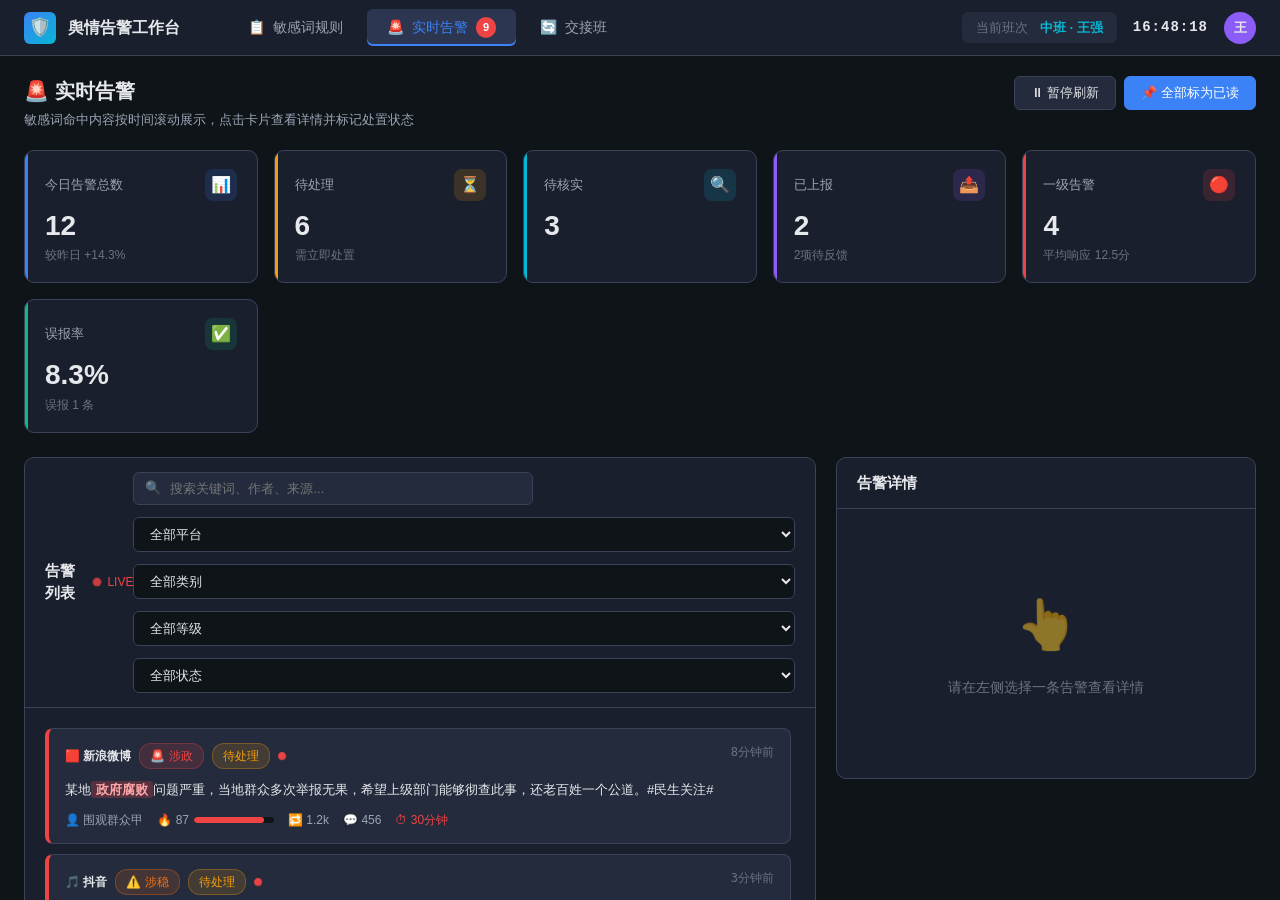
<file: index.html>
<!DOCTYPE html>
<html lang="zh-CN">
<head>
  <meta charset="UTF-8">
  <meta name="viewport" content="width=device-width, initial-scale=1.0">
  <title>舆情告警工作台 - 首页</title>
  <link rel="stylesheet" href="css/style.css">
  <meta http-equiv="refresh" content="0; url=alerts.html">
</head>
<body>
  <div style="display:flex;align-items:center;justify-content:center;height:100vh;flex-direction:column;gap:16px;">
    <div style="font-size:48px;">🛡️</div>
    <div style="font-size:20px;font-weight:600;">正在进入舆情告警工作台...</div>
    <div style="color:var(--text-secondary);font-size:13px;">
      如未自动跳转，请<a href="alerts.html" style="color:var(--accent-blue);">点击此处</a>
    </div>
  </div>
</body>
</html>
</file>
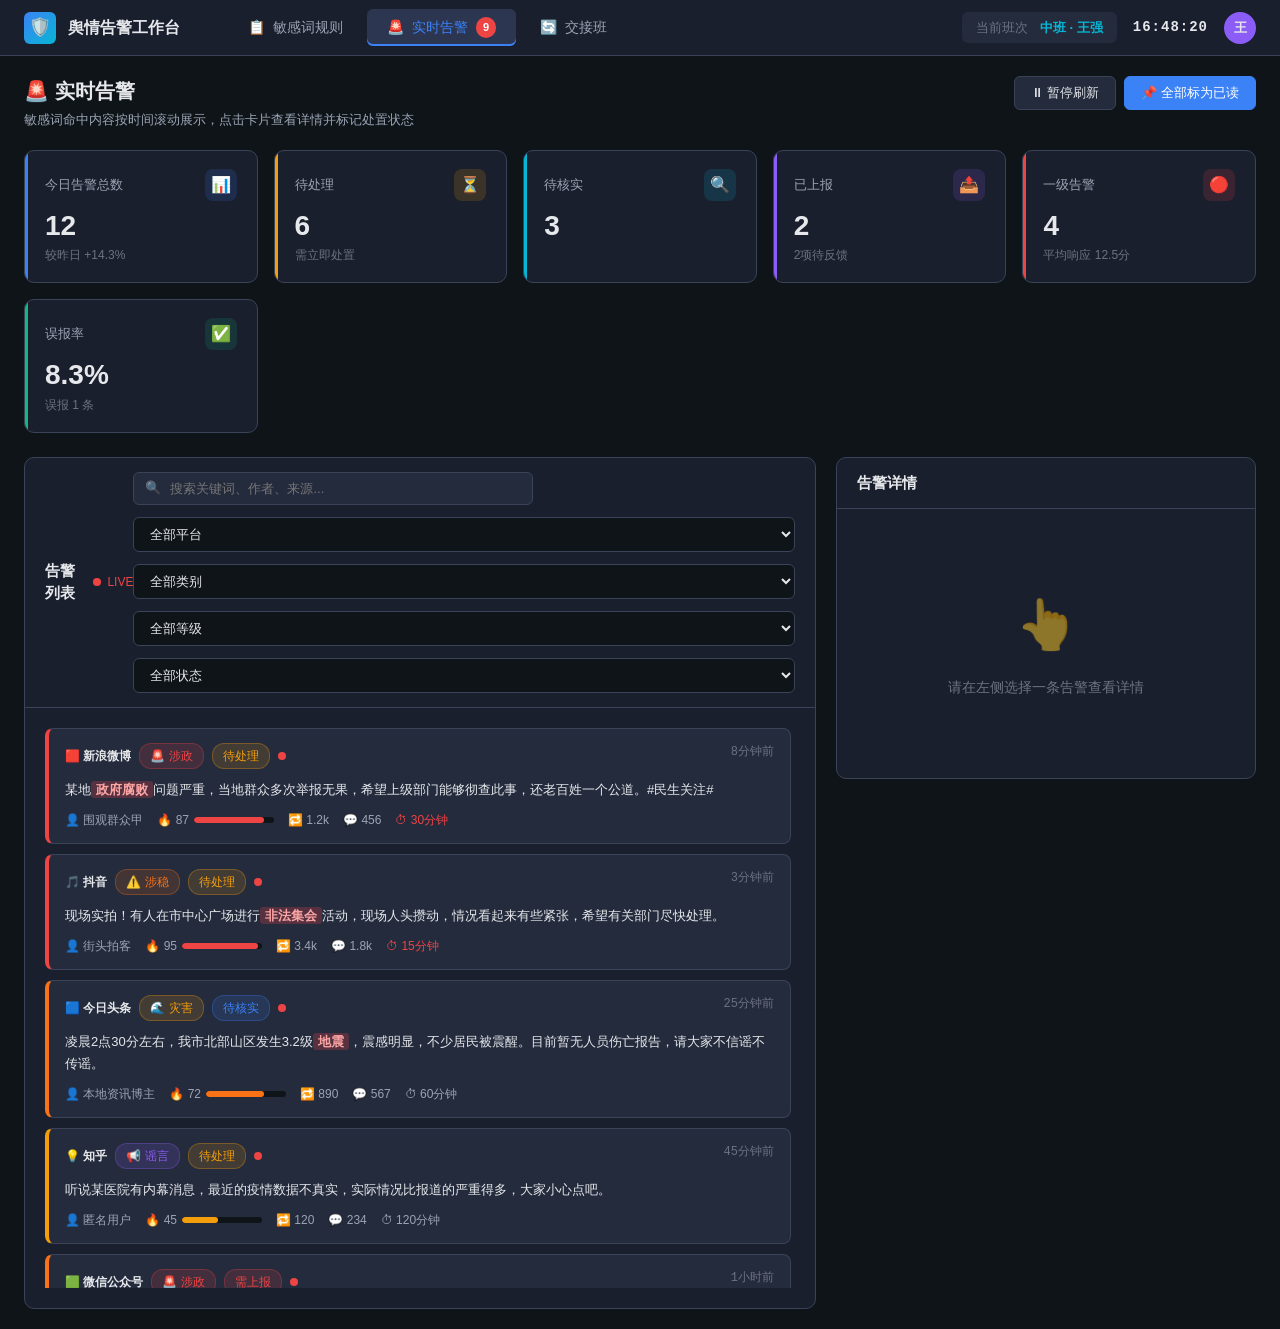
<file: alerts.html>
<!DOCTYPE html>
<html lang="zh-CN">
<head>
  <meta charset="UTF-8">
  <meta name="viewport" content="width=device-width, initial-scale=1.0">
  <title>实时告警列表 - 舆情告警工作台</title>
  <link rel="stylesheet" href="css/style.css">
</head>
<body>
  <div class="main-container" id="mainContent">
    <div class="page-header">
      <div class="page-title-block">
        <h1>🚨 实时告警</h1>
        <p>敏感词命中内容按时间滚动展示，点击卡片查看详情并标记处置状态</p>
      </div>
      <div class="btn-group">
        <button class="btn" id="pauseBtn" onclick="togglePause()">⏸ 暂停刷新</button>
        <button class="btn btn-primary" onclick="markAllRead()">📌 全部标为已读</button>
      </div>
    </div>

    <div class="stats-grid" id="statsGrid"></div>

    <div class="two-column">
      <div class="panel">
        <div class="panel-header">
          <div class="panel-title">
            告警列表
            <span id="liveBadge" style="display:inline-flex;align-items:center;gap:6px;margin-left:8px;">
              <span class="alert-pulse"></span>
              <span style="font-size:12px;color:var(--accent-red);font-weight:500;">LIVE</span>
            </span>
          </div>
          <div class="filter-bar" style="margin-bottom:0;">
            <div class="search-box">
              <input type="text" id="searchInput" placeholder="搜索关键词、作者、来源...">
            </div>
            <select class="form-select filter-select" id="platformFilter" onchange="renderAlertList()">
              <option value="">全部平台</option>
            </select>
            <select class="form-select filter-select" id="categoryFilter" onchange="renderAlertList()">
              <option value="">全部类别</option>
            </select>
            <select class="form-select filter-select" id="levelFilter" onchange="renderAlertList()">
              <option value="">全部等级</option>
              <option value="red">🔴 一级</option>
              <option value="orange">🟠 二级</option>
              <option value="yellow">🟡 三级</option>
              <option value="blue">🔵 四级</option>
            </select>
            <select class="form-select filter-select" id="statusFilter" onchange="renderAlertList()">
              <option value="">全部状态</option>
              <option value="pending">待处理</option>
              <option value="verifying">待核实</option>
              <option value="reporting">需上报</option>
              <option value="false_alarm">误报</option>
              <option value="done">已办结</option>
            </select>
          </div>
        </div>
        <div class="panel-body">
          <div class="alert-list" id="alertList"></div>
        </div>
      </div>

      <div class="detail-panel" id="detailPanel">
        <div class="panel">
          <div class="panel-header">
            <div class="panel-title">告警详情</div>
            <div id="detailStatusTag"></div>
          </div>
          <div class="panel-body" id="detailBody">
            <div class="empty-state" style="padding:60px 20px;">
              <div class="empty-state-icon">👆</div>
              <div class="empty-state-text">请在左侧选择一条告警查看详情</div>
            </div>
          </div>
        </div>
      </div>
    </div>
  </div>

  <script src="js/data.js"></script>
  <script src="js/app.js"></script>
  <script>
    let selectedAlertId = null;
    let isPaused = false;
    let readIds = ReadAlerts.get();

    renderTopNav('alerts');
    initFilters();
    renderStats();
    renderAlertList();

    // 检查 URL 参数
    const urlParams = new URLSearchParams(window.location.search);
    const highlightId = urlParams.get('highlight');
    const searchQ = urlParams.get('search');
    if (highlightId) {
      const numId = parseInt(highlightId);
      if (AlertAPI.getById(numId)) {
        selectedAlertId = numId;
        ReadAlerts.add(numId);
        readIds = ReadAlerts.get();
      }
    }
    if (searchQ) {
      document.getElementById('searchInput').value = decodeURIComponent(searchQ);
    }
    if (selectedAlertId) {
      renderAlertList();
      const a = AlertAPI.getById(selectedAlertId);
      if (a) renderDetail(a);
    } else {
      renderAlertList();
    }

    startSimulatedAlerts((newAlert) => {
      if (!isPaused) {
        renderStats();
        renderAlertList();
        showNotification('新告警', `【${PLATFORMS[newAlert.platform].name}】${newAlert.hitWord} - ${newAlert.author}`);
      }
    });

    setInterval(() => {
      if (!isPaused) renderAlertList();
    }, 30000);

    document.getElementById('searchInput').addEventListener('input', renderAlertList);

    function initFilters() {
      const pSelect = document.getElementById('platformFilter');
      Object.entries(PLATFORMS).forEach(([k, v]) => {
        pSelect.innerHTML += `<option value="${k}">${v.icon} ${v.name}</option>`;
      });
      const cSelect = document.getElementById('categoryFilter');
      Object.entries(WORD_CATEGORIES).forEach(([k, v]) => {
        cSelect.innerHTML += `<option value="${k}">${v.icon} ${v.name}</option>`;
      });
    }

    function togglePause() {
      isPaused = !isPaused;
      const btn = document.getElementById('pauseBtn');
      const badge = document.getElementById('liveBadge');
      if (isPaused) {
        btn.innerHTML = '▶ 恢复刷新';
        badge.style.display = 'none';
        showNotification('已暂停', '告警刷新已暂停', 'warning');
      } else {
        btn.innerHTML = '⏸ 暂停刷新';
        badge.style.display = 'inline-flex';
        showNotification('已恢复', '告警实时刷新已恢复', 'success');
      }
    }

    function renderStats() {
      const s = AlertAPI.getStats();
      const processed = s.verifying + s.reporting + s.done;
      const avgResponse = '12.5分';
      const urgentPend = AlertAPI.getAll().filter(a => (a.status === 'pending' || a.status === 'reporting') && a.level === 'red').length;

      const html = [
        renderStatCard({ icon: '📊', title: '今日告警总数', value: s.total, trend: '较昨日 +14.3%', color: 'blue' }),
        renderStatCard({ icon: '⏳', title: '待处理', value: s.pending, trend: '需立即处置', color: 'yellow' }),
        renderStatCard({ icon: '🔍', title: '待核实', value: s.verifying, color: 'cyan' }),
        renderStatCard({ icon: '📤', title: '已上报', value: s.reporting, trend: '2项待反馈', color: 'purple' }),
        renderStatCard({ icon: '🔴', title: '一级告警', value: s.highLevel, trend: `平均响应 ${avgResponse}`, color: 'red' }),
        renderStatCard({ icon: '✅', title: '误报率', value: s.falseAlarmRate, trend: `误报 ${s.falseAlarm} 条`, color: 'green' })
      ].join('');
      document.getElementById('statsGrid').innerHTML = html;
    }

    function renderAlertList() {
      const search = document.getElementById('searchInput').value.toLowerCase();
      const platform = document.getElementById('platformFilter').value;
      const category = document.getElementById('categoryFilter').value;
      const level = document.getElementById('levelFilter').value;
      const status = document.getElementById('statusFilter').value;

      let allAlerts = AlertAPI.getAll();
      let filtered = allAlerts.filter(a => {
        if (search && !(a.content.toLowerCase().includes(search) || a.author.toLowerCase().includes(search) || a.hitWord.toLowerCase().includes(search))) return false;
        if (platform && a.platform !== platform) return false;
        if (category && a.category !== category) return false;
        if (level && a.level !== level) return false;
        if (status && a.status !== status) return false;
        return true;
      });

      if (filtered.length === 0) {
        document.getElementById('alertList').innerHTML = `
          <div class="empty-state">
            <div class="empty-state-icon">🎉</div>
            <div class="empty-state-text">暂无匹配的告警</div>
          </div>
        `;
        return;
      }

      const html = filtered.map(a => {
        const platformInfo = PLATFORMS[a.platform];
        const isRead = readIds.has(a.id);
        const isSelected = selectedAlertId === a.id;
        const contentHighlighted = a.content.replace(a.hitWord, `<span class="hit-word">${a.hitWord}</span>`);
        const heatColor = getHeatColor(a.heat);

        return `
          <div class="alert-card level-${a.level} ${isRead ? 'read' : ''}" 
               style="${isSelected ? 'background:var(--bg-hover);border-color:var(--accent-blue);' : ''}"
               onclick="selectAlert(${a.id})">
            <div class="alert-header">
              <div class="alert-source">
                <span class="alert-platform">${platformInfo.icon} ${platformInfo.name}</span>
                <span class="tag tag-${WORD_CATEGORIES[a.category].color}">${WORD_CATEGORIES[a.category].icon} ${WORD_CATEGORIES[a.category].name}</span>
                <span class="tag ${getStatusTagClass(a.status)}">${getStatusText(a.status)}</span>
                ${!isRead ? '<span class="alert-pulse"></span>' : ''}
              </div>
              <span class="alert-time">${formatTime(a.createdAt)}</span>
            </div>
            <div class="alert-content">${contentHighlighted}</div>
            <div class="alert-footer">
              <div class="alert-meta">
                <span class="alert-meta-item">👤 ${a.author}</span>
                <span class="alert-meta-item">
                  🔥 ${a.heat}
                  <div class="alert-heat-bar"><div class="alert-heat-fill" style="width:${a.heat}%;background:${heatColor};"></div></div>
                </span>
                <span class="alert-meta-item">🔁 ${formatNumber(a.repost)}</span>
                <span class="alert-meta-item">💬 ${formatNumber(a.comment)}</span>
                <span class="alert-meta-item" style="color:${a.deadline <= 30 ? 'var(--accent-red)' : 'var(--text-secondary)'};">⏱ ${a.deadline}分钟</span>
              </div>
            </div>
          </div>
        `;
      }).join('');
      document.getElementById('alertList').innerHTML = html;
    }

    function selectAlert(id) {
      selectedAlertId = id;
      ReadAlerts.add(id);
      readIds = ReadAlerts.get();
      const a = AlertAPI.getById(id);
      if (!a) return;
      renderAlertList();
      renderDetail(a);
    }

    function renderDetail(a) {
      const platformInfo = PLATFORMS[a.platform];
      const catInfo = WORD_CATEGORIES[a.category];
      const contentHighlighted = a.content.replace(a.hitWord, `<span class="hit-word">${a.hitWord}</span>`);
      const heatColor = getHeatColor(a.heat);

      const levelText = a.level === 'red' ? '🔴 一级（立即处置）' : a.level === 'orange' ? '🟠 二级（紧急）' : a.level === 'yellow' ? '🟡 三级（关注）' : '🔵 四级（常规）';

      // 获取该告警的操作日志
      const logs = LogAPI.getByAlertId(a.id);
      const logsHTML = logs.length > 0 ? logs.map(log => `
        <div style="display:flex;gap:10px;padding:10px 0;border-bottom:1px dashed var(--border);">
          <div style="flex-shrink:0;">
            <span class="tag ${getLogTypeTagClass(log.type)}" style="font-size:11px;">${getLogTypeText(log.type)}</span>
          </div>
          <div style="flex:1;min-width:0;">
            <div style="font-size:12px;color:var(--text-secondary);margin-bottom:3px;">
              <strong style="color:var(--text-primary);">${log.operator}</strong>
              · ${formatTime(log.createdAt)}
            </div>
            <div style="font-size:13px;">${log.remark}</div>
            ${log.fromStatus && log.toStatus && log.fromStatus !== log.toStatus ? `
              <div style="font-size:11px;color:var(--text-muted);margin-top:3px;">
                ${getStatusText(log.fromStatus)} → ${getStatusText(log.toStatus)}
              </div>
            ` : ''}
          </div>
        </div>
      `).join('') : `
        <div class="empty-state"><div class="empty-state-icon">📝</div><div class="empty-state-text">暂无处置记录</div></div>
      `;

      // 获取该告警的协同跟进记录
      const followUps = FollowUpAPI.getByAlertId(a.id);
      const followTypeInfo = {
        progress: { icon: '📝', tagClass: 'tag-blue', text: '跟进进展' },
        result: { icon: '✅', tagClass: 'tag-green', text: '办结反馈' },
        attachment: { icon: '📎', tagClass: 'tag-purple', text: '附件' }
      };
      const followUpsHTML = followUps.length > 0 ? followUps.map(fu => {
        const info = followTypeInfo[fu.type] || followTypeInfo.progress;
        return `
          <div style="display:flex;gap:10px;padding:10px 0;border-bottom:1px dashed var(--border);">
            <div style="flex-shrink:0;">
              <span class="tag ${info.tagClass}" style="font-size:11px;">${info.icon} ${info.text}</span>
            </div>
            <div style="flex:1;min-width:0;">
              <div style="font-size:12px;color:var(--text-secondary);margin-bottom:3px;">
                <strong style="color:var(--text-primary);">${fu.title || '未命名'}</strong>
                · ${fu.operator} · ${formatTime(fu.createdAt)}
              </div>
              <div style="font-size:13px;">${fu.content || '—'}</div>
              ${fu.attachment ? `
                <div style="margin-top:6px;font-size:12px;">
                  <a href="${fu.attachment.url}" target="_blank" style="color:var(--accent-blue);text-decoration:none;">
                    📎 ${fu.attachment.name}
                  </a>
                </div>
              ` : ''}
            </div>
          </div>
        `;
      }).join('') : `
        <div class="empty-state"><div class="empty-state-icon">🔗</div><div class="empty-state-text">暂无协同跟进记录</div></div>
      `;

      const statusInfoBadge = a.status === 'reporting' && a.reportInfo
        ? `<span class="tag tag-red" style="margin-left:8px;">📤 ${a.reportInfo.department} · ${a.reportInfo.reportedAt}</span>`
        : '';
      const wordRule = WordAPI.getByWord(a.hitWord);
      const ruleBadge = wordRule
        ? `<span class="tag tag-cyan" style="margin-left:8px;cursor:pointer;" onclick="gotoRule('${encodeURIComponent(a.hitWord)}')" title="查看命中规则">📋 ${a.hitWord}${wordRule.enabled ? '' : '（已停用）'}</span>`
        : `<span class="tag tag-gray" style="margin-left:8px;">规则已删除</span>`;

      const html = `
        <div class="detail-section">
          <div class="detail-section-title">基本信息</div>
          <div class="detail-info-grid">
            <div class="detail-info-label">告警ID</div>
            <div class="detail-info-value">#${String(a.id).slice(-6)}${ruleBadge}</div>
            <div class="detail-info-label">来源平台</div>
            <div class="detail-info-value">${platformInfo.icon} ${platformInfo.name}</div>
            <div class="detail-info-label">命中类别</div>
            <div class="detail-info-value"><span class="tag tag-${catInfo.color}">${catInfo.icon} ${catInfo.name}</span></div>
            <div class="detail-info-label">命中词</div>
            <div class="detail-info-value" style="color:var(--accent-red);font-weight:600;">${a.hitWord}</div>
            <div class="detail-info-label">匹配方式</div>
            <div class="detail-info-value">${a.matchType}</div>
            <div class="detail-info-label">告警等级</div>
            <div class="detail-info-value">${levelText}</div>
            <div class="detail-info-label">响应时限</div>
            <div class="detail-info-value" style="color:${a.deadline <= 30 ? 'var(--accent-red)' : 'var(--text-primary)'};">⏱ ${a.deadline} 分钟内</div>
            <div class="detail-info-label">发现时间</div>
            <div class="detail-info-value">${formatFullTime(a.createdAt)}</div>
          </div>
        </div>

        <div class="detail-section">
          <div class="detail-section-title">内容原文</div>
          <div class="detail-text">${contentHighlighted}</div>
        </div>

        <div class="detail-section">
          <div class="detail-section-title">上下文分析</div>
          <div class="detail-text" style="background:var(--bg-tertiary);">${a.context}</div>
        </div>

        <div class="detail-section">
          <div class="detail-section-title">传播数据</div>
          <div class="detail-info-grid">
            <div class="detail-info-label">作者账号</div>
            <div class="detail-info-value">${a.author}（粉丝 ${formatNumber(a.authorFans)}）</div>
            <div class="detail-info-label">传播热度</div>
            <div class="detail-info-value" style="color:${heatColor};font-weight:600;">🔥 ${a.heat} / 100</div>
            <div class="detail-info-label">转发数</div>
            <div class="detail-info-value">${formatNumber(a.repost)}</div>
            <div class="detail-info-label">评论数</div>
            <div class="detail-info-value">${formatNumber(a.comment)}</div>
            <div class="detail-info-label">点赞数</div>
            <div class="detail-info-value">${formatNumber(a.like)}</div>
            <div class="detail-info-label">原文链接</div>
            <div class="detail-info-value"><a href="${a.url}" target="_blank" style="color:var(--accent-blue);">🔗 查看原文</a></div>
          </div>
        </div>

        <div class="detail-section">
          <div class="detail-section-title">处置操作</div>
          <div style="display:grid;grid-template-columns:1fr 1fr;gap:8px;">
            <button class="btn btn-success" onclick="updateStatus(${a.id}, 'false_alarm')">🚫 标记误报</button>
            <button class="btn btn-warning" onclick="updateStatus(${a.id}, 'verifying')">🔍 待核实</button>
            <button class="btn btn-danger" onclick="showReportDialog(${a.id})">📤 需上报</button>
            <button class="btn btn-primary" onclick="updateStatus(${a.id}, 'done')">✅ 已办结</button>
          </div>
          <div style="margin-top:12px;">
            <label class="form-label">处置备注</label>
            <textarea class="form-textarea" id="detail-remark" placeholder="记录处置过程、联系的相关部门等信息..."></textarea>
            <button class="btn btn-sm" style="margin-top:8px;" onclick="saveRemark(${a.id})">💾 保存备注</button>
          </div>
        </div>

        ${a.reportInfo ? `
        <div class="detail-section">
          <div class="detail-section-title">📤 上报信息</div>
          <div class="detail-info-grid">
            <div class="detail-info-label">接收部门</div>
            <div class="detail-info-value" style="color:var(--accent-red);font-weight:600;">${a.reportInfo.department}</div>
            <div class="detail-info-label">上报人</div>
            <div class="detail-info-value">${a.reportInfo.reportedBy}</div>
            <div class="detail-info-label">上报时间</div>
            <div class="detail-info-value">${a.reportInfo.reportedAt}</div>
            <div class="detail-info-label">上报说明</div>
            <div class="detail-info-value">${a.reportInfo.note || '—'}</div>
            <div class="detail-info-label">当前状态</div>
            <div class="detail-info-value">
              ${a.status === 'done' 
                ? '<span class="tag tag-green">✅ 已办结</span>' 
                : a.status === 'reporting' 
                  ? '<span class="tag tag-red">⏳ 待反馈</span>' 
                  : `<span class="tag ${getStatusTagClass(a.status)}">${getStatusText(a.status)}</span>`}
            </div>
          </div>
        </div>
        ` : ''}

        <div class="detail-section">
          <div class="detail-section-title">
            🔍 研判结论
            ${a.judgment ? `
              <span style="margin-left:8px;">
                <button class="btn btn-xs" onclick="toggleJudgmentEdit(${a.id})" id="judgmentToggleBtn">✏️ 编辑</button>
              </span>
            ` : ''}
          </div>
          ${a.judgment ? `
            <div id="judgmentView">
              <div class="detail-info-grid">
                <div class="detail-info-label">事件性质</div>
                <div class="detail-info-value">${a.judgment.nature || '—'}</div>
                <div class="detail-info-label">影响范围</div>
                <div class="detail-info-value">${a.judgment.scope || '—'}</div>
                <div class="detail-info-label">建议口径</div>
                <div class="detail-info-value">${a.judgment.response || '—'}</div>
                <div class="detail-info-label">风险等级</div>
                <div class="detail-info-value">
                  ${a.judgment.riskLevel 
                    ? `<span class="tag ${a.judgment.riskLevel === '高' ? 'tag-red' : a.judgment.riskLevel === '中' ? 'tag-orange' : a.judgment.riskLevel === '低' ? 'tag-green' : 'tag-gray'}">${a.judgment.riskLevel}风险</span>` 
                    : '—'}
                </div>
                <div class="detail-info-label">研判人</div>
                <div class="detail-info-value">${a.judgment.savedBy}</div>
                <div class="detail-info-label">研判时间</div>
                <div class="detail-info-value">${a.judgment.savedAt}</div>
              </div>
            </div>
            <div id="judgmentEdit" style="display:none;">
          ` : `
            <div id="judgmentEdit">
          `}
            <div style="display:grid;grid-template-columns:1fr 1fr;gap:8px;margin-bottom:8px;">
              <div>
                <label class="form-label">事件性质</label>
                <input type="text" class="form-input" id="judgment-nature" placeholder="如：涉稳群体性事件、一般谣言..." value="${a.judgment?.nature || ''}">
              </div>
              <div>
                <label class="form-label">风险等级</label>
                <select class="form-select" id="judgment-risk">
                  <option value="">请选择</option>
                  <option value="高" ${a.judgment?.riskLevel === '高' ? 'selected' : ''}>🔴 高风险</option>
                  <option value="中" ${a.judgment?.riskLevel === '中' ? 'selected' : ''}>🟠 中风险</option>
                  <option value="低" ${a.judgment?.riskLevel === '低' ? 'selected' : ''}>🟢 低风险</option>
                </select>
              </div>
            </div>
            <div class="form-group">
              <label class="form-label">影响范围</label>
              <textarea class="form-textarea" id="judgment-scope" style="min-height:60px;" placeholder="如：涉及XX区、涉事人数约XX人、传播范围XX平台...">${a.judgment?.scope || ''}</textarea>
            </div>
            <div class="form-group">
              <label class="form-label">建议口径</label>
              <textarea class="form-textarea" id="judgment-response" style="min-height:60px;" placeholder="对外回应口径、需协调部门、注意事项...">${a.judgment?.response || ''}</textarea>
            </div>
            <div style="display:flex;gap:8px;">
              <button class="btn btn-sm btn-primary" onclick="saveJudgment(${a.id})">💾 保存研判结论</button>
              ${a.judgment ? `<button class="btn btn-sm" onclick="toggleJudgmentEdit(${a.id}, true)">取消</button>` : ''}
            </div>
          </div>
        </div>

        ${(a.status === 'reporting' || a.status === 'verifying') ? `
        <div class="detail-section">
          <div class="detail-section-title">➕ 添加协同跟进记录</div>
          <div style="display:grid;grid-template-columns:1fr 1fr;gap:8px;margin-bottom:8px;">
            <select class="form-select" id="followType">
              <option value="progress">📝 跟进进展</option>
              <option value="result">✅ 办结反馈</option>
              <option value="attachment">📎 附件链接</option>
            </select>
            <input type="text" class="form-input" id="followTitle" placeholder="简要标题（如：已电话联系）">
          </div>
          <textarea class="form-textarea" id="followContent" style="min-height:70px;margin-bottom:8px;" placeholder="详细描述处理进展、联系结果、处置意见等..."></textarea>
          <div id="followAttachmentBlock" style="display:none;margin-bottom:8px;">
            <div style="display:grid;grid-template-columns:1fr 1fr;gap:8px;">
              <input type="text" class="form-input" id="followAttachmentName" placeholder="附件名称">
              <input type="text" class="form-input" id="followAttachmentUrl" placeholder="附件链接（内网/OA/网盘）">
            </div>
          </div>
          <button class="btn btn-sm btn-primary" style="width:100%;" onclick="addFollowUp(${a.id})">💾 保存跟进记录</button>
        </div>
        ` : ''}

        <div class="detail-section">
          <div class="detail-section-title">🔗 协同跟进记录时间线</div>
          <div style="max-height:300px;overflow-y:auto;">
            ${followUpsHTML}
          </div>
        </div>

        <div class="detail-section">
          <div class="detail-section-title">📜 处置记录时间线</div>
          <div style="max-height:260px;overflow-y:auto;">
            ${logsHTML}
          </div>
        </div>
      `;
      document.getElementById('detailBody').innerHTML = html;
      document.getElementById('detailStatusTag').innerHTML = `<span class="tag ${getStatusTagClass(a.status)}">${getStatusText(a.status)}</span>`;

      // 绑定跟进类型切换
      const followType = document.getElementById('followType');
      if (followType) {
        followType.addEventListener('change', function() {
          const block = document.getElementById('followAttachmentBlock');
          if (this.value === 'attachment') {
            block.style.display = 'block';
          } else {
            block.style.display = 'none';
          }
        });
      }
    }

    function updateStatus(id, status) {
      const remarkEl = document.getElementById('detail-remark');
      const remark = remarkEl?.value?.trim() || '';
      
      const alert = AlertAPI.updateStatus(id, status, remark);
      if (!alert) return;

      renderStats();
      renderAlertList();
      renderDetail(alert);
      showNotification('状态已更新', `告警已标记为「${getStatusText(status)}」`, 'success');
    }

    function showReportDialog(id) {
      const alert = AlertAPI.getById(id);
      if (!alert) return;
      showModal(`📤 上报告警 #${String(id).slice(-6)}`, `
        <div style="padding:4px 0;">
          <div style="background:var(--bg-tertiary);padding:12px;border-radius:6px;margin-bottom:16px;font-size:13px;color:var(--text-secondary);">
            <strong style="color:var(--text-primary);">${alert.hitWord}</strong>
            · ${alert.content.length > 50 ? alert.content.slice(0, 50) + '...' : alert.content}
          </div>
          <div class="form-group">
            <label class="form-label">接收部门 <span style="color:var(--accent-red);">*</span></label>
            <select class="form-select" id="reportDept">
              <option value="">请选择接收部门</option>
              <option>市委宣传部舆情处</option>
              <option>市公安局网安支队</option>
              <option>市网信办网络管理处</option>
              <option>市委政法委综治处</option>
              <option>市应急管理局</option>
              <option>市卫健委宣传处</option>
              <option>区县对应部门</option>
              <option>其他（请在说明中注明）</option>
            </select>
          </div>
          <div class="form-group">
            <label class="form-label">上报说明</label>
            <textarea class="form-textarea" id="reportNote" style="min-height:90px;" placeholder="请简要说明上报原因、涉及范围、需要协同处置的事项等..."></textarea>
          </div>
        </div>
      `, () => {
        const dept = document.getElementById('reportDept').value;
        const note = document.getElementById('reportNote').value.trim();
        if (!dept) {
          showNotification('请选择接收部门', '', 'warning');
          return false;
        }
        const updated = AlertAPI.report(id, dept, note);
        if (updated) {
          renderStats();
          renderAlertList();
          renderDetail(updated);
          showNotification('上报成功', `已提交至「${dept}」`, 'success');
        }
      });
    }

    function saveRemark(id) {
      const remarkEl = document.getElementById('detail-remark');
      const remark = remarkEl?.value?.trim();
      if (!remark) {
        showNotification('请输入备注内容', '', 'warning');
        return;
      }
      AlertAPI.addRemark(id, remark);
      const a = AlertAPI.getById(id);
      if (a) renderDetail(a);
      showNotification('备注已保存', '', 'success');
    }

    function markAllRead() {
      ReadAlerts.markAll();
      readIds = ReadAlerts.get();
      renderAlertList();
      showNotification('操作成功', '所有告警已标记为已读', 'success');
    }

    function addFollowUp(id) {
      const typeEl = document.getElementById('followType');
      const titleEl = document.getElementById('followTitle');
      const contentEl = document.getElementById('followContent');
      const attachNameEl = document.getElementById('followAttachmentName');
      const attachUrlEl = document.getElementById('followAttachmentUrl');

      const type = typeEl?.value || 'progress';
      const title = titleEl?.value?.trim();
      const content = contentEl?.value?.trim();

      if (!title || !content) {
        showNotification('请填写完整', '标题和内容不能为空', 'warning');
        return;
      }

      let attachment = null;
      if (type === 'attachment') {
        const name = attachNameEl?.value?.trim();
        const url = attachUrlEl?.value?.trim();
        if (!name || !url) {
          showNotification('请填写附件信息', '附件名称和链接不能为空', 'warning');
          return;
        }
        attachment = { name, url };
      }

      const record = FollowUpAPI.add({
        alertId: id,
        type,
        title,
        content,
        attachment
      });

      if (record) {
        const alert = AlertAPI.getById(id);
        renderDetail(alert);
        showNotification('保存成功', `已添加${type === 'progress' ? '跟进进展' : type === 'result' ? '办结反馈' : '附件'}`, 'success');
      }
    }

    function gotoRule(word) {
      window.location.href = `rules.html?search=${encodeURIComponent(word)}`;
    }

    function saveJudgment(id) {
      const nature = document.getElementById('judgment-nature').value.trim();
      const scope = document.getElementById('judgment-scope').value.trim();
      const response = document.getElementById('judgment-response').value.trim();
      const riskLevel = document.getElementById('judgment-risk').value;

      if (!nature && !scope && !response && !riskLevel) {
        showNotification('请至少填写一项', '', 'warning');
        return;
      }

      const alert = AlertAPI.updateJudgment(id, { nature, scope, response, riskLevel });
      if (alert) {
        renderDetail(alert);
        showNotification('研判结论已保存', '交接班页和复盘均可引用', 'success');
      }
    }

    function toggleJudgmentEdit(id, cancel = false) {
      const viewEl = document.getElementById('judgmentView');
      const editEl = document.getElementById('judgmentEdit');
      const btnEl = document.getElementById('judgmentToggleBtn');
      if (!viewEl || !editEl) return;

      if (viewEl.style.display !== 'none') {
        viewEl.style.display = 'none';
        editEl.style.display = 'block';
        if (btnEl) btnEl.textContent = '👁 查看';
      } else {
        if (cancel) {
          // 取消则重新渲染恢复原值
          const alert = AlertAPI.getById(id);
          if (alert) renderDetail(alert);
        } else {
          viewEl.style.display = 'block';
          editEl.style.display = 'none';
          if (btnEl) btnEl.textContent = '✏️ 编辑';
        }
      }
    }
  </script>
</body>
</html>
</file>
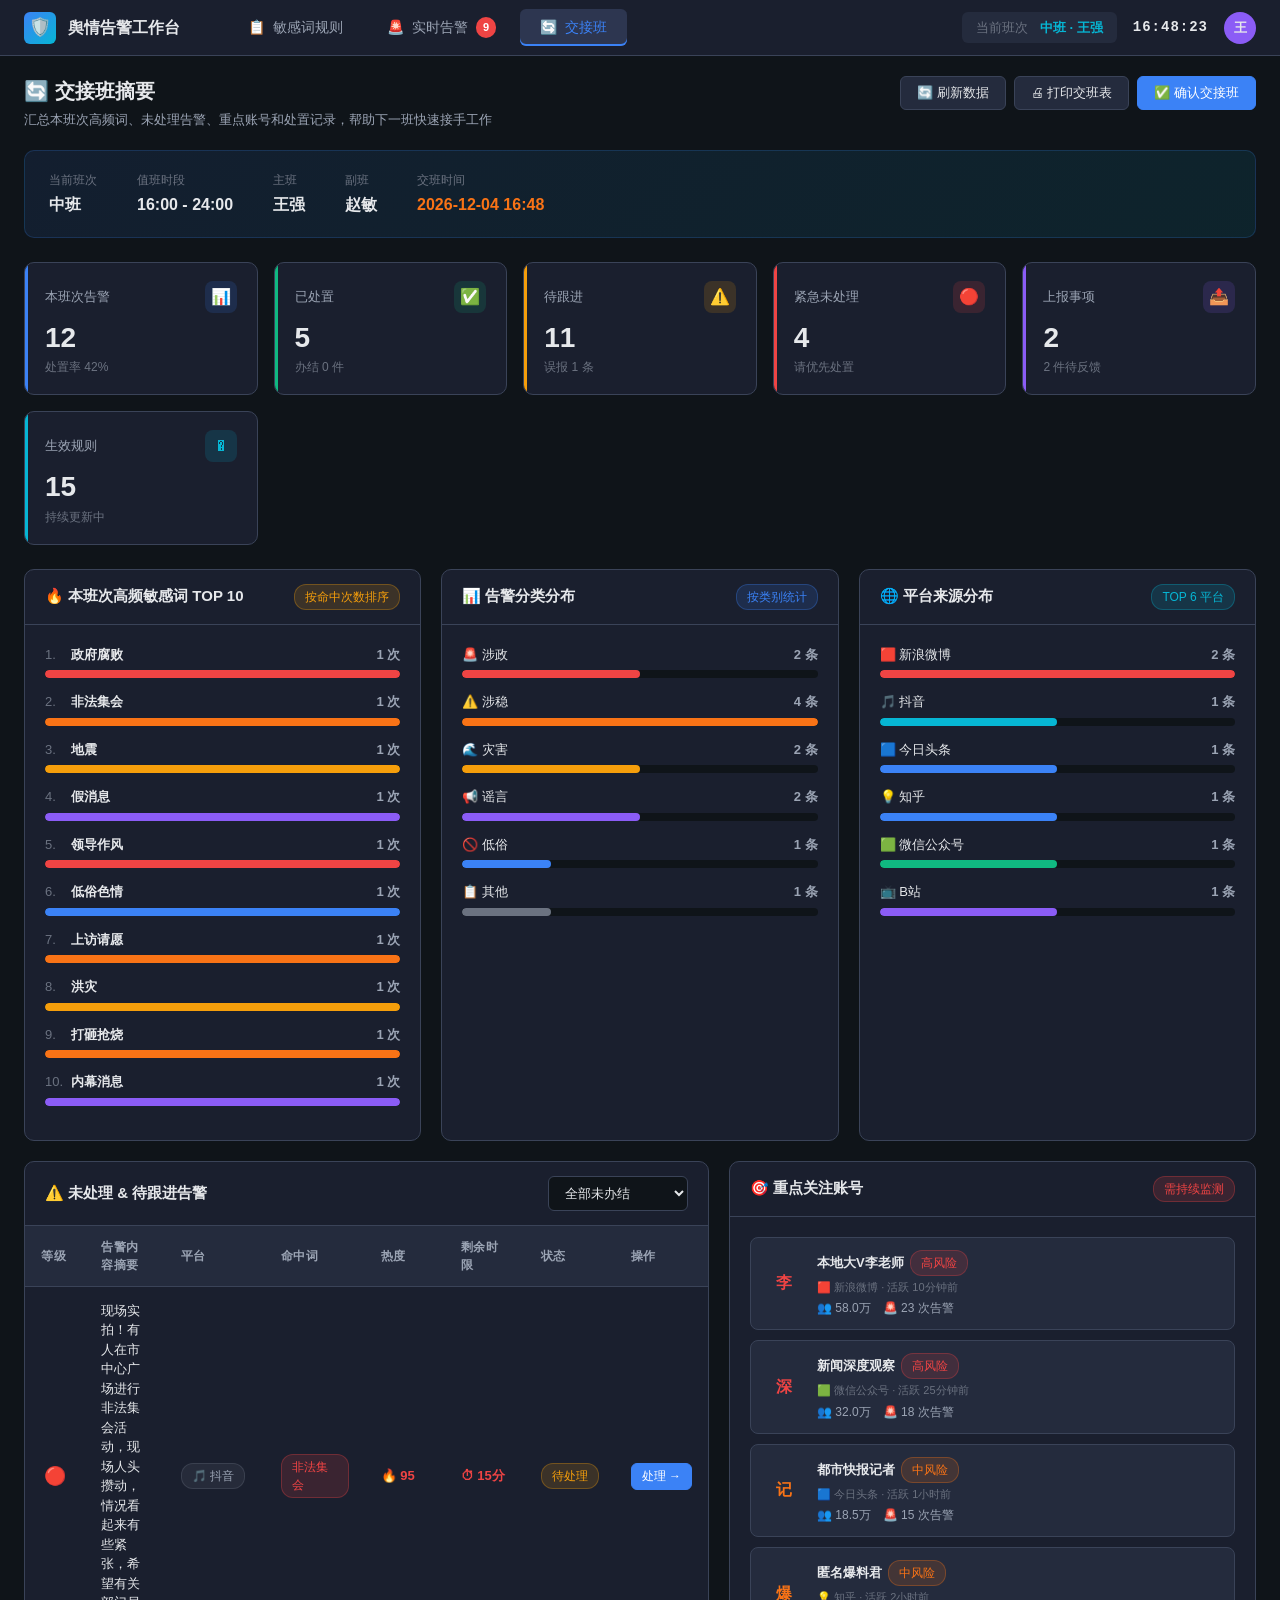
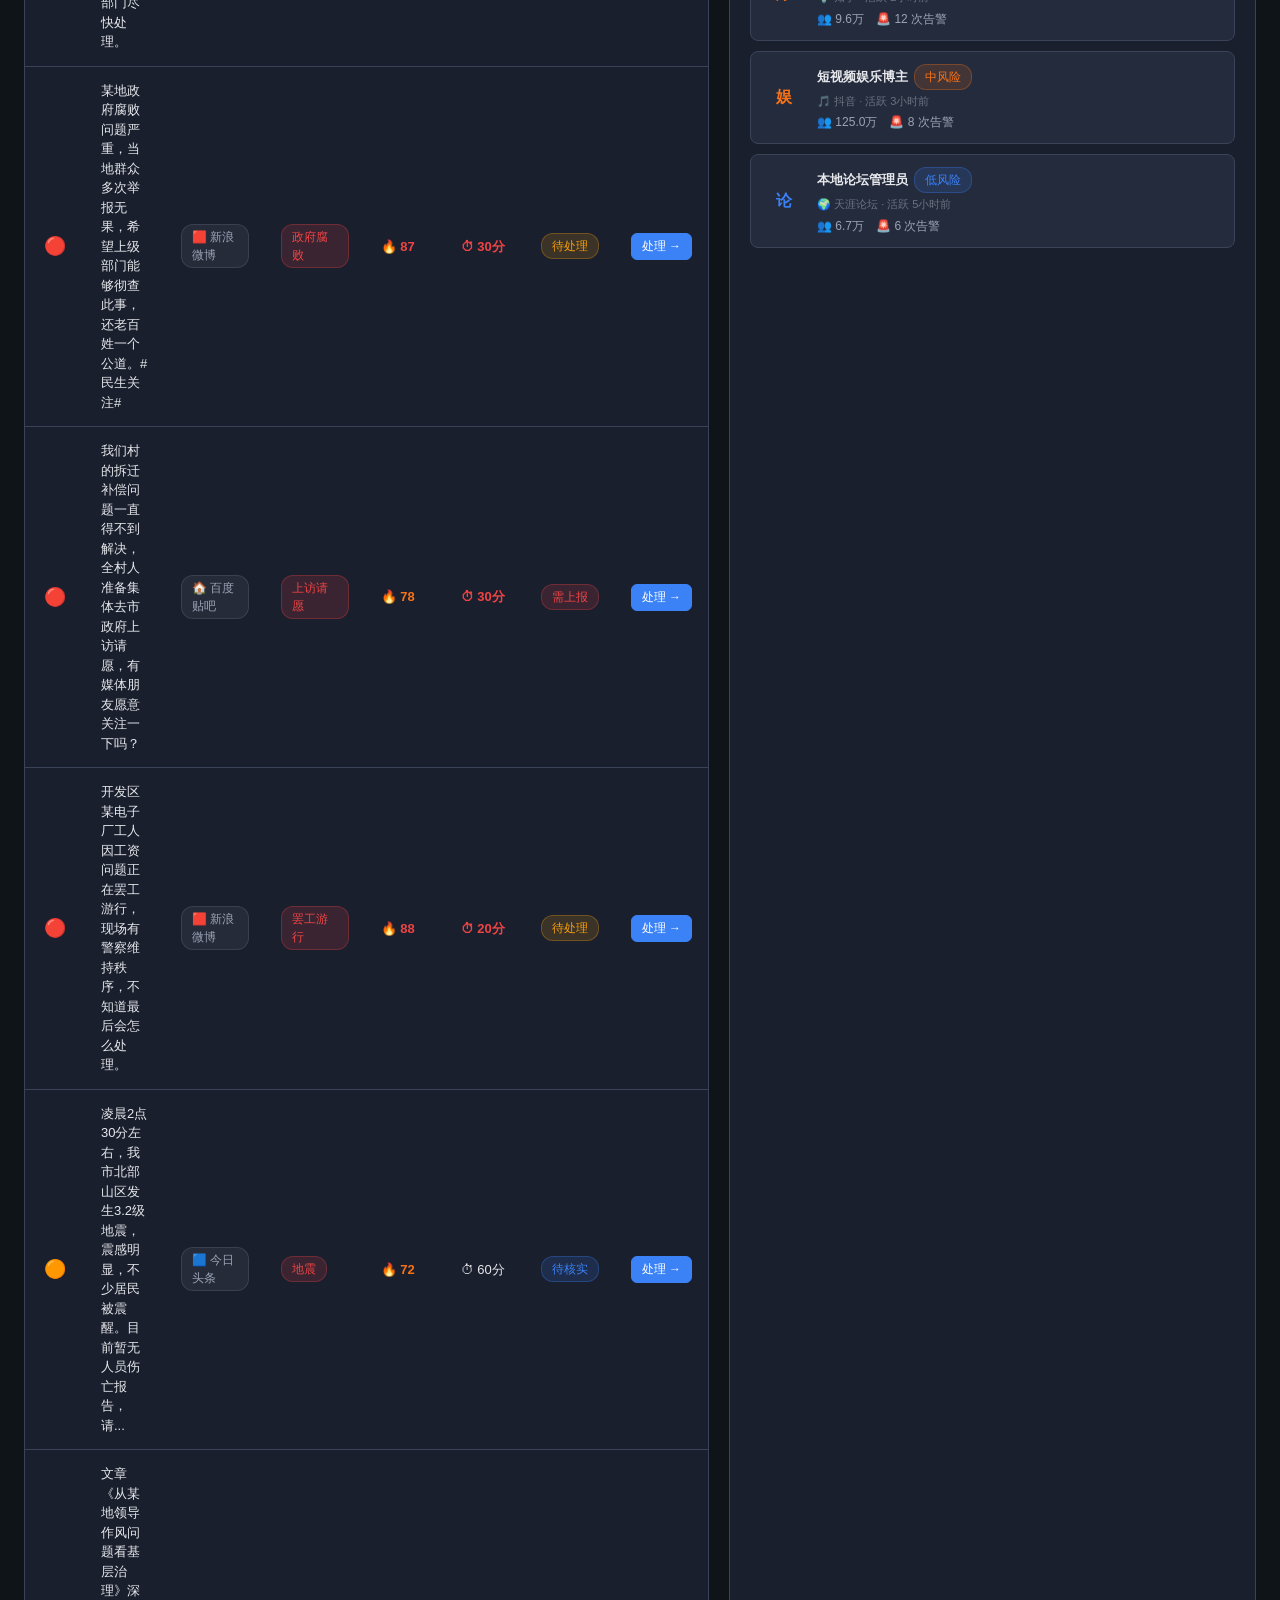
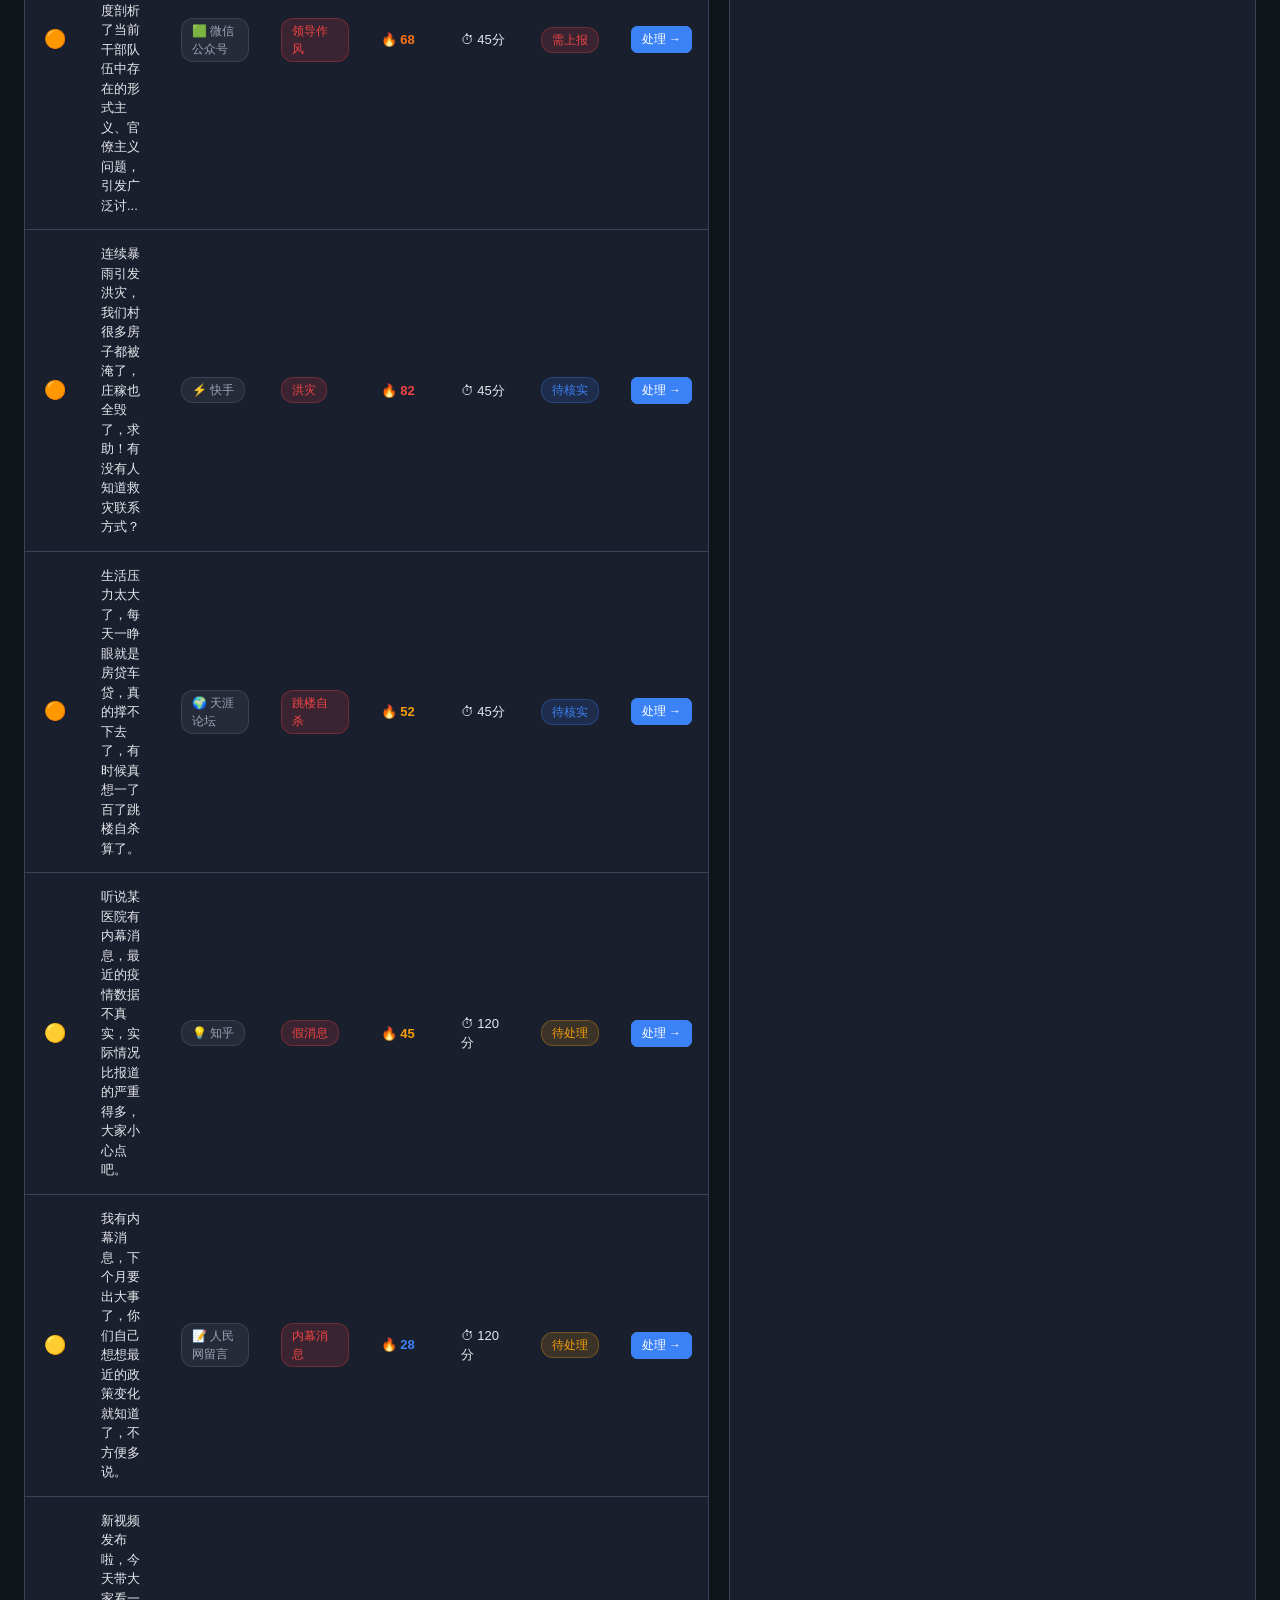
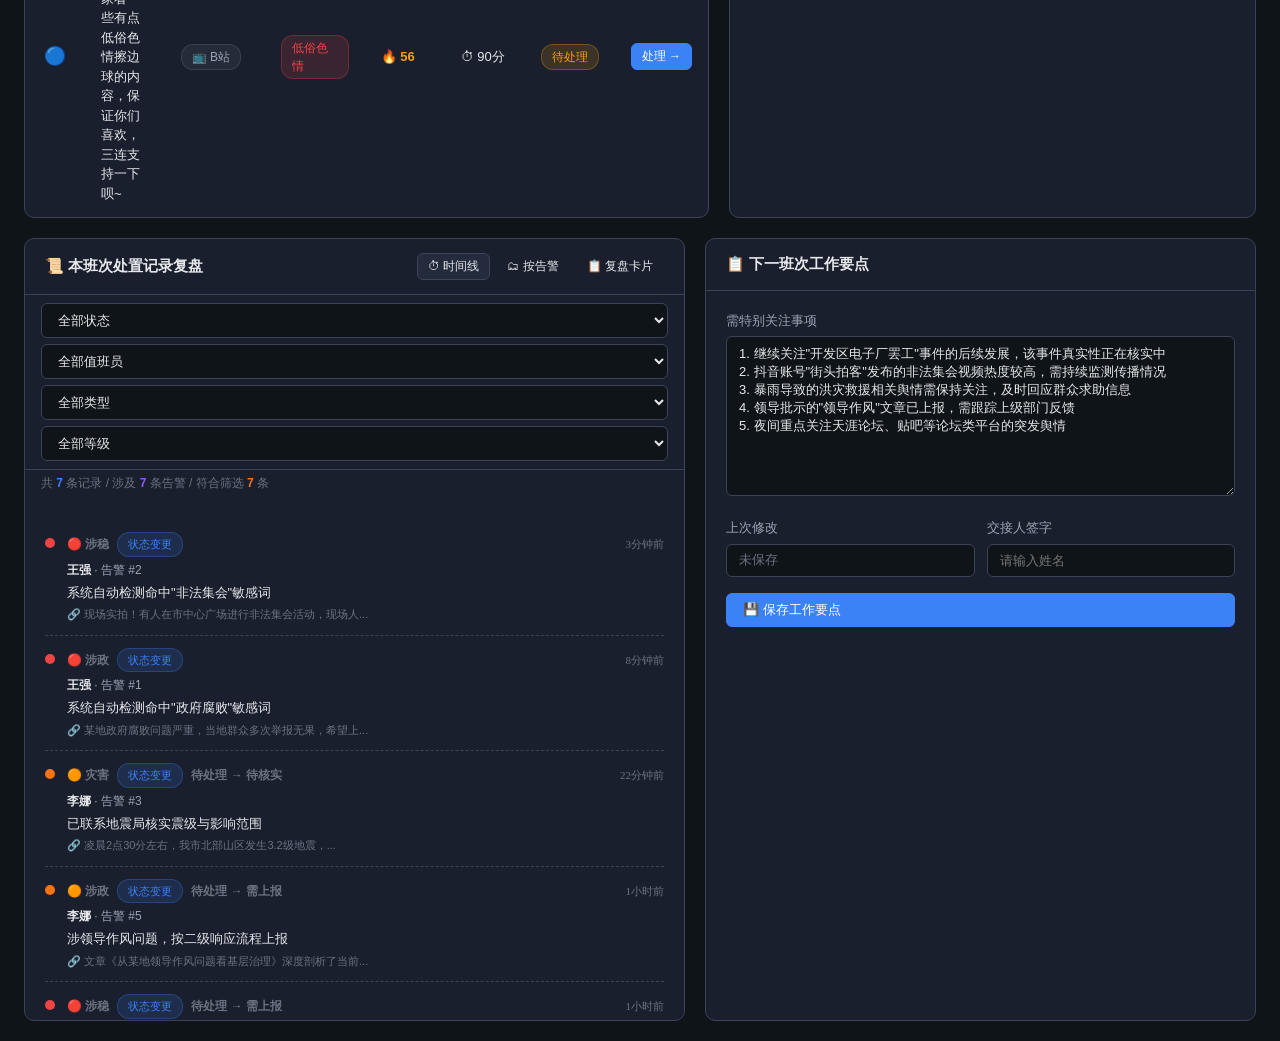
<file: handover.html>
<!DOCTYPE html>
<html lang="zh-CN">
<head>
  <meta charset="UTF-8">
  <meta name="viewport" content="width=device-width, initial-scale=1.0">
  <title>交接班摘要 - 舆情告警工作台</title>
  <link rel="stylesheet" href="css/style.css">
</head>
<body>
  <div class="main-container" id="mainContent">
    <div class="page-header">
      <div class="page-title-block">
        <h1>🔄 交接班摘要</h1>
        <p>汇总本班次高频词、未处理告警、重点账号和处置记录，帮助下一班快速接手工作</p>
      </div>
      <div class="btn-group">
        <button class="btn" onclick="refreshData()">🔄 刷新数据</button>
        <button class="btn" onclick="window.print()">🖨 打印交班表</button>
        <button class="btn btn-primary" onclick="confirmHandover()">✅ 确认交接班</button>
      </div>
    </div>

    <div class="shift-header">
      <div class="shift-header-row">
        <div class="shift-info-block">
          <div>
            <div class="label">当前班次</div>
            <div class="value" id="shiftName">—</div>
          </div>
          <div>
            <div class="label">值班时段</div>
            <div class="value" id="shiftTime">—</div>
          </div>
          <div>
            <div class="label">主班</div>
            <div class="value" id="shiftOperator">—</div>
          </div>
          <div>
            <div class="label">副班</div>
            <div class="value" id="shiftAssistant">—</div>
          </div>
          <div>
            <div class="label">交班时间</div>
            <div class="value" style="color:var(--accent-orange);" id="handoverTime">—</div>
          </div>
        </div>
      </div>
    </div>

    <div class="stats-grid" id="statsGrid"></div>

    <div class="summary-grid">
      <div class="panel">
        <div class="panel-header">
          <div class="panel-title">🔥 本班次高频敏感词 TOP 10</div>
          <span class="tag tag-yellow">按命中次数排序</span>
        </div>
        <div class="panel-body">
          <div id="topWordsList"></div>
        </div>
      </div>

      <div class="panel">
        <div class="panel-header">
          <div class="panel-title">📊 告警分类分布</div>
          <span class="tag tag-blue">按类别统计</span>
        </div>
        <div class="panel-body">
          <div id="categoryProgress"></div>
        </div>
      </div>

      <div class="panel">
        <div class="panel-header">
          <div class="panel-title">🌐 平台来源分布</div>
          <span class="tag tag-cyan">TOP 6 平台</span>
        </div>
        <div class="panel-body">
          <div id="platformProgress"></div>
        </div>
      </div>
    </div>

    <div class="summary-grid" style="grid-template-columns: 1.3fr 1fr; margin-bottom:20px;">
      <div class="panel">
        <div class="panel-header">
          <div class="panel-title">⚠️ 未处理 & 待跟进告警</div>
          <div class="btn-group">
            <select class="form-select filter-select" id="pendingFilter" onchange="renderPendingAlerts()" style="min-width:140px;">
              <option value="all">全部未办结</option>
              <option value="pending">待处理</option>
              <option value="verifying">待核实</option>
              <option value="reporting">需上报</option>
            </select>
          </div>
        </div>
        <div style="overflow-x:auto;">
          <table class="data-table">
            <thead>
              <tr>
                <th style="width:60px;">等级</th>
                <th>告警内容摘要</th>
                <th style="width:100px;">平台</th>
                <th style="width:100px;">命中词</th>
                <th style="width:80px;">热度</th>
                <th style="width:80px;">剩余时限</th>
                <th style="width:90px;">状态</th>
                <th style="width:90px;">操作</th>
              </tr>
            </thead>
            <tbody id="pendingAlertsBody"></tbody>
          </table>
        </div>
      </div>

      <div class="panel">
        <div class="panel-header">
          <div class="panel-title">🎯 重点关注账号</div>
          <span class="tag tag-red">需持续监测</span>
        </div>
        <div class="panel-body">
          <div id="keyAccountsList"></div>
        </div>
      </div>
    </div>

    <div class="summary-grid" style="grid-template-columns: 1.2fr 1fr; margin-bottom:0;">
      <div class="panel">
        <div class="panel-header">
          <div class="panel-title">📜 本班次处置记录复盘</div>
          <div class="btn-group" style="gap:6px;">
            <button class="btn btn-sm" id="viewTimelineBtn" onclick="switchRecordsView('timeline')">⏱ 时间线</button>
            <button class="btn btn-sm btn-ghost" id="viewGroupBtn" onclick="switchRecordsView('group')">🗂 按告警</button>
            <button class="btn btn-sm btn-ghost" id="viewCardBtn" onclick="switchRecordsView('card')">📋 复盘卡片</button>
          </div>
        </div>
        <div style="padding:8px 16px;border-bottom:1px solid var(--border);display:flex;gap:6px;flex-wrap:wrap;align-items:center;">
          <select class="form-select filter-select" id="filterStatus" onchange="renderHandoverRecords()" style="min-width:100px;">
            <option value="">全部状态</option>
            <option value="pending">⏳ 待处理</option>
            <option value="verifying">🔍 待核实</option>
            <option value="reporting">📤 需上报</option>
            <option value="false_alarm">🚫 误报</option>
            <option value="done">✅ 已办结</option>
          </select>
          <select class="form-select filter-select" id="filterOperator" onchange="renderHandoverRecords()" style="min-width:100px;">
            <option value="">全部值班员</option>
          </select>
          <select class="form-select filter-select" id="filterType" onchange="renderHandoverRecords()" style="min-width:100px;">
            <option value="">全部类型</option>
            <option value="detect">系统检测</option>
            <option value="status">状态变更</option>
            <option value="remark">添加备注</option>
            <option value="report">上报</option>
          </select>
          <select class="form-select filter-select" id="filterLevel" onchange="renderHandoverRecords()" style="min-width:100px;">
            <option value="">全部等级</option>
            <option value="red">🔴 一级</option>
            <option value="orange">🟠 二级</option>
            <option value="yellow">🟡 三级</option>
            <option value="blue">🔵 四级</option>
          </select>
        </div>
        <div style="padding:4px 16px 8px;font-size:12px;color:var(--text-muted);">
          共 <span id="recordsCount" style="color:var(--accent-blue);font-weight:600;">0</span> 条记录 /
          涉及 <span id="recordsAlerts" style="color:var(--accent-purple);font-weight:600;">0</span> 条告警 /
          符合筛选 <span id="recordsFiltered" style="color:var(--accent-orange);font-weight:600;">0</span> 条
        </div>
        <div class="panel-body" style="max-height:520px;overflow-y:auto;">
          <div id="handoverRecords"></div>
        </div>
      </div>

      <div class="panel">
        <div class="panel-header">
          <div class="panel-title">📋 下一班次工作要点</div>
        </div>
        <div class="panel-body">
          <div class="form-group">
            <label class="form-label">需特别关注事项</label>
            <textarea class="form-textarea" id="nextShiftNotes" style="min-height:160px;" placeholder="请填写下一班需要重点关注的事项、正在跟进中的事件等..."></textarea>
          </div>
          <div style="display:grid;grid-template-columns:1fr 1fr;gap:12px;">
            <div class="form-group">
              <label class="form-label">上次修改</label>
              <input type="text" class="form-input" id="lastUpdated" readonly style="color:var(--text-muted);">
            </div>
            <div class="form-group">
              <label class="form-label">交接人签字</label>
              <input type="text" class="form-input" id="signInput" placeholder="请输入姓名">
            </div>
          </div>
          <button class="btn btn-primary" style="width:100%;" onclick="saveNotes()">💾 保存工作要点</button>
        </div>
      </div>
    </div>
  </div>

  <script src="js/data.js"></script>
  <script src="js/app.js"></script>
  <script>
    let recordsViewMode = 'timeline'; // timeline | group

    renderTopNav('handover');
    renderShiftInfo();
    renderAll();

    // 每分钟刷新一下时间显示
    setInterval(() => {
      renderShiftInfo();
      renderStats();
    }, 60000);

    function refreshData() {
      renderAll();
      showNotification('数据已刷新', '所有统计信息已更新为最新状态', 'success');
    }

    function renderAll() {
      initFilterOperator();
      renderStats();
      renderTopWords();
      renderCategoryProgress();
      renderPlatformProgress();
      renderPendingAlerts();
      renderKeyAccounts();
      renderHandoverRecords();
      renderNotes();
    }

    function renderShiftInfo() {
      const shift = getCurrentShift();
      document.getElementById('shiftName').textContent = shift.name;
      document.getElementById('shiftTime').textContent = `${shift.startTime} - ${shift.endTime}`;
      document.getElementById('shiftOperator').textContent = shift.operator;
      document.getElementById('shiftAssistant').textContent = shift.assistant;
      document.getElementById('handoverTime').textContent = formatNowDateTime();
    }

    function renderStats() {
      const s = AlertAPI.getStats();
      const processed = s.verifying + s.reporting + s.done;
      const rate = s.total > 0 ? ((processed / s.total) * 100).toFixed(0) + '%' : '0%';
      const urgentPend = AlertAPI.getAll().filter(a => (a.status === 'pending' || a.status === 'reporting') && a.level === 'red').length;
      const wordsTotal = WordAPI.getStats().total;

      const html = [
        renderStatCard({ icon: '📊', title: '本班次告警', value: s.total, trend: `处置率 ${rate}`, color: 'blue' }),
        renderStatCard({ icon: '✅', title: '已处置', value: processed, trend: `办结 ${s.done} 件`, color: 'green' }),
        renderStatCard({ icon: '⚠️', title: '待跟进', value: s.pending + s.verifying + s.reporting, trend: `误报 ${s.falseAlarm} 条`, color: 'yellow' }),
        renderStatCard({ icon: '🔴', title: '紧急未处理', value: urgentPend, trend: urgentPend > 0 ? '请优先处置' : '全部已响应', color: 'red' }),
        renderStatCard({ icon: '📤', title: '上报事项', value: s.reporting, trend: `${s.reporting} 件待反馈`, color: 'purple' }),
        renderStatCard({ icon: '�', title: '生效规则', value: wordsTotal, trend: '持续更新中', color: 'cyan' })
      ].join('');
      document.getElementById('statsGrid').innerHTML = html;
    }

    function renderTopWords() {
      const words = AlertAPI.getTopWords(10);
      const maxCount = words[0]?.count || 1;

      const colorMap = {
        politics: 'var(--accent-red)',
        stability: 'var(--accent-orange)',
        disaster: 'var(--accent-yellow)',
        rumor: 'var(--accent-purple)',
        vulgar: 'var(--accent-blue)',
        other: 'var(--accent-cyan)'
      };

      const html = words.map((w, i) => {
        const pct = (w.count / maxCount * 100).toFixed(0);
        const color = colorMap[w.category] || 'var(--accent-blue)';
        return `
          <div class="progress-item">
            <div class="progress-label">
              <span class="name">
                <span style="color:var(--text-muted);display:inline-block;width:22px;">${i + 1}.</span>
                <strong>${w.word}</strong>
              </span>
              <span class="num">${w.count} 次</span>
            </div>
            <div class="progress-bar">
              <div class="progress-fill" style="width:${pct}%;background:${color};"></div>
            </div>
          </div>
        `;
      }).join('');
      document.getElementById('topWordsList').innerHTML = html;
    }

    function renderCategoryProgress() {
      const catStats = AlertAPI.getCategoryStats();
      const max = Math.max(...catStats.map(c => c.count), 1);
      const colorMap = {
        red: 'var(--accent-red)',
        orange: 'var(--accent-orange)',
        yellow: 'var(--accent-yellow)',
        purple: 'var(--accent-purple)',
        blue: 'var(--accent-blue)',
        gray: 'var(--text-muted)'
      };

      const html = catStats.map(c => {
        const pct = (c.count / max * 100).toFixed(0);
        return `
          <div class="progress-item">
            <div class="progress-label">
              <span class="name">${c.icon} ${c.name}</span>
              <span class="num">${c.count} 条</span>
            </div>
            <div class="progress-bar">
              <div class="progress-fill" style="width:${pct}%;background:${colorMap[c.color]};"></div>
            </div>
          </div>
        `;
      }).join('');
      document.getElementById('categoryProgress').innerHTML = html;
    }

    function renderPlatformProgress() {
      const pStats = AlertAPI.getPlatformStats().slice(0, 6);
      const max = Math.max(...pStats.map(p => p.count), 1);

      const colorMap = {
        red: 'var(--accent-red)',
        green: 'var(--accent-green)',
        blue: 'var(--accent-blue)',
        cyan: 'var(--accent-cyan)',
        orange: 'var(--accent-orange)',
        pink: 'var(--accent-purple)',
        gray: 'var(--text-muted)'
      };
      const html = pStats.map(p => {
        const pct = (p.count / max * 100).toFixed(0);
        const info = PLATFORMS[p.platform];
        return `
          <div class="progress-item">
            <div class="progress-label">
              <span class="name">${info.icon} ${info.name}</span>
              <span class="num">${p.count} 条</span>
            </div>
            <div class="progress-bar">
              <div class="progress-fill" style="width:${pct}%;background:${colorMap[info.color] || 'var(--accent-blue)'};"></div>
            </div>
          </div>
        `;
      }).join('');
      document.getElementById('platformProgress').innerHTML = html;
    }

    function renderPendingAlerts() {
      const filter = document.getElementById('pendingFilter').value;
      let pending = AlertAPI.getUnprocessed();
      if (filter !== 'all') {
        pending = pending.filter(a => a.status === filter);
      }

      if (pending.length === 0) {
        document.getElementById('pendingAlertsBody').innerHTML = `
          <tr><td colspan="8">
            <div class="empty-state">
              <div class="empty-state-icon">🎊</div>
              <div class="empty-state-text">本类别暂无待跟进告警</div>
            </div>
          </td></tr>
        `;
        return;
      }

      const html = pending.slice(0, 12).map(a => {
        const pInfo = PLATFORMS[a.platform];
        const shortContent = a.content.length > 50 ? a.content.slice(0, 50) + '...' : a.content;
        const levelIcon = a.level === 'red' ? '🔴' : a.level === 'orange' ? '🟠' : a.level === 'yellow' ? '🟡' : '🔵';
        const deadlineColor = a.deadline <= 30 ? 'color:var(--accent-red);font-weight:600;' : '';

        return `
          <tr>
            <td style="text-align:center;font-size:18px;">${levelIcon}</td>
            <td style="font-size:13px;">${shortContent}</td>
            <td><span class="tag tag-gray">${pInfo.icon} ${pInfo.name}</span></td>
            <td><span class="tag tag-red">${a.hitWord}</span></td>
            <td style="color:${getHeatColor(a.heat)};font-weight:600;">🔥 ${a.heat}</td>
            <td style="${deadlineColor}">⏱ ${a.deadline}分</td>
            <td><span class="tag ${getStatusTagClass(a.status)}">${getStatusText(a.status)}</span></td>
            <td>
              <button class="btn btn-sm btn-primary" onclick="goToAlert(${a.id})">处理 →</button>
            </td>
          </tr>
        `;
      }).join('');
      document.getElementById('pendingAlertsBody').innerHTML = html;
    }

    function renderKeyAccounts() {
      const html = keyAccounts.map(acc => {
        const pInfo = PLATFORMS[acc.platform];
        const riskMap = { high: 'tag-red', medium: 'tag-orange', low: 'tag-blue' };
        const riskText = { high: '高风险', medium: '中风险', low: '低风险' };
        const avatarColor = { high: 'var(--accent-red)', medium: 'var(--accent-orange)', low: 'var(--accent-blue)' }[acc.riskLevel];

        return `
          <div class="account-card">
            <div class="account-avatar" style="background:${avatarColor}20;color:${avatarColor};">${acc.avatar}</div>
            <div class="account-info">
              <div class="account-name">
                ${acc.name}
                <span class="tag ${riskMap[acc.riskLevel]}">${riskText[acc.riskLevel]}</span>
              </div>
              <div class="account-platform">${pInfo.icon} ${pInfo.name} · 活跃 ${acc.lastActive}</div>
              <div class="account-stats">
                <span>👥 ${formatNumber(acc.fans)}</span>
                <span>🚨 ${acc.alertCount} 次告警</span>
              </div>
            </div>
          </div>
        `;
      }).join('');
      document.getElementById('keyAccountsList').innerHTML = html;
    }

    // ==========================================
    // 处置记录时间线（带筛选）
    // ==========================================
    function initFilterOperator() {
      const logs = LogAPI.getAll();
      const operators = [...new Set(logs.map(l => l.operator))].filter(Boolean);
      const sel = document.getElementById('filterOperator');
      if (!sel) return;
      const cur = sel.value;
      sel.innerHTML = '<option value="">全部值班员</option>' + operators.map(op => `<option value="${op}">${op}</option>`).join('');
      sel.value = cur;
    }

    function switchRecordsView(mode) {
      recordsViewMode = mode;
      document.getElementById('viewTimelineBtn').className = mode === 'timeline' ? 'btn btn-sm' : 'btn btn-sm btn-ghost';
      document.getElementById('viewGroupBtn').className = mode === 'group' ? 'btn btn-sm' : 'btn btn-sm btn-ghost';
      document.getElementById('viewCardBtn').className = mode === 'card' ? 'btn btn-sm' : 'btn btn-sm btn-ghost';
      renderHandoverRecords();
    }

    function renderHandoverRecords() {
      const allLogs = LogAPI.getTimeline();
      document.getElementById('recordsCount').textContent = allLogs.length;

      const fOperator = document.getElementById('filterOperator')?.value || '';
      const fType = document.getElementById('filterType')?.value || '';
      const fLevel = document.getElementById('filterLevel')?.value || '';
      const fStatus = document.getElementById('filterStatus')?.value || '';

      let logs = allLogs;
      if (fOperator) logs = logs.filter(l => l.operator === fOperator);
      if (fType) logs = logs.filter(l => l.type === fType);
      if (fLevel) logs = logs.filter(l => {
        const a = AlertAPI.getById(l.alertId);
        return a && a.level === fLevel;
      });
      if (fStatus) logs = logs.filter(l => {
        if (fStatus === 'done') return l.toStatus === 'done';
        if (fStatus === 'false_alarm') return l.toStatus === 'false_alarm';
        if (fStatus === 'reporting') return l.toStatus === 'reporting' || l.type === 'report';
        if (fStatus === 'verifying') return l.toStatus === 'verifying';
        if (fStatus === 'pending') {
          const a = AlertAPI.getById(l.alertId);
          return a && a.status === 'pending';
        }
        return true;
      });

      const alertIdsInvolved = [...new Set(logs.map(l => l.alertId).filter(Boolean))];
      document.getElementById('recordsAlerts').textContent = alertIdsInvolved.length;
      document.getElementById('recordsFiltered').textContent = logs.length;

      if (logs.length === 0) {
        document.getElementById('handoverRecords').innerHTML = `
          <div class="empty-state">
            <div class="empty-state-icon">📝</div>
            <div class="empty-state-text">${allLogs.length === 0 ? '暂无处置记录' : '当前筛选条件下无匹配记录'}</div>
          </div>
        `;
        return;
      }

      if (recordsViewMode === 'timeline') {
        const html = logs.map(log => {
          const alert = AlertAPI.getById(log.alertId);
          const alertSummary = alert ? (alert.content.length > 25 ? alert.content.slice(0, 25) + '...' : alert.content) : '（告警已删除）';
          const levelColor = alert?.level === 'red' ? 'var(--accent-red)' :
                             alert?.level === 'orange' ? 'var(--accent-orange)' :
                             alert?.level === 'yellow' ? 'var(--accent-yellow)' : 'var(--accent-blue)';
          const levelIcon = alert?.level === 'red' ? '🔴' : alert?.level === 'orange' ? '🟠' : alert?.level === 'yellow' ? '🟡' : '🔵';

          return `
            <div class="timeline-record" style="display:flex;gap:12px;padding:12px 0;border-bottom:1px dashed var(--border);cursor:pointer;transition:background 0.15s;"
                 onmouseenter="this.style.background='var(--bg-tertiary)'" onmouseleave="this.style.background=''"
                 onclick="${log.alertId && log.alertId > 0 ? `goToAlert(${log.alertId})` : ''}"
                 title="${log.alertId && log.alertId > 0 ? '点击查看对应告警详情' : ''}">
              <div style="flex-shrink:0;display:flex;flex-direction:column;align-items:center;">
                <div style="width:10px;height:10px;border-radius:50%;background:${levelColor};margin-top:6px;"></div>
              </div>
              <div style="flex:1;min-width:0;">
                <div style="display:flex;justify-content:space-between;align-items:center;margin-bottom:4px;gap:8px;">
                  <div style="font-size:13px;font-weight:600;display:flex;align-items:center;gap:8px;flex-wrap:wrap;">
                    ${alert ? `<span style="font-size:12px;color:var(--text-muted);">${levelIcon} ${WORD_CATEGORIES[alert.category]?.name || ''}</span>` : ''}
                    <span class="tag ${getLogTypeTagClass(log.type)}" style="font-size:11px;">${getLogTypeText(log.type)}</span>
                    ${log.fromStatus && log.toStatus && log.fromStatus !== log.toStatus ? `
                      <span style="font-size:12px;color:var(--text-muted);">
                        ${getStatusText(log.fromStatus)} → ${getStatusText(log.toStatus)}
                      </span>
                    ` : ''}
                    ${log.extra?.department ? `<span class="tag tag-red" style="font-size:11px;">📤 ${log.extra.department}</span>` : ''}
                    ${alert?.reportInfo ? `<span class="tag ${alert.status === 'done' ? 'tag-green' : 'tag-red'}" style="font-size:11px;">${alert.status === 'done' ? '✅' : '⏳'} ${alert.status === 'done' ? '已办结' : alert.reportInfo.department}</span>` : ''}
                  </div>
                  <div style="font-size:11px;color:var(--text-muted);font-family:Consolas;white-space:nowrap;">
                    ${formatTime(log.createdAt)}
                  </div>
                </div>
                <div style="font-size:12px;color:var(--text-secondary);margin-bottom:4px;">
                  <strong style="color:var(--text-primary);">${log.operator}</strong>
                  ${log.alertId && log.alertId > 0 ? `· 告警 #${String(log.alertId).slice(-6)}` : ''}
                </div>
                <div style="font-size:13px;color:var(--text-primary);margin-bottom:4px;">${log.remark}</div>
                ${log.extra?.note ? `<div style="font-size:12px;color:var(--accent-blue);margin-bottom:4px;padding:4px 8px;background:var(--accent-blue)10;border-radius:4px;">💬 ${log.extra.note}</div>` : ''}
                ${alert?.reportInfo ? `
                  <div style="font-size:11px;color:var(--text-muted);margin-bottom:4px;padding:4px 8px;background:var(--accent-red)8;border-radius:4px;">
                    📤 上报至 ${alert.reportInfo.department} · ${alert.reportInfo.reportedAt}
                    ${alert.status === 'done' ? '<span style="color:var(--accent-green);margin-left:8px;">✅ 已办结</span>' : '<span style="color:var(--accent-orange);margin-left:8px;">⏳ 待反馈</span>'}
                  </div>
                ` : ''}
                ${alert ? `<div style="font-size:11px;color:var(--text-muted);">🔗 ${alertSummary}</div>` : ''}
              </div>
            </div>
          `;
        }).join('');

        document.getElementById('handoverRecords').innerHTML = html;
      } else if (recordsViewMode === 'group') {
        // 按告警聚合视图
        const grouped = {};
        logs.forEach(log => {
          const aid = log.alertId || 'system';
          if (!grouped[aid]) grouped[aid] = { alert: AlertAPI.getById(aid), logs: [] };
          grouped[aid].logs.push(log);
        });

        const html = Object.entries(grouped).map(([aid, g]) => {
          const alert = g.alert;
          const isSystem = aid === 'system' || aid === '0';
          const alertSummary = alert ? (alert.content.length > 30 ? alert.content.slice(0, 30) + '...' : alert.content) : isSystem ? '系统操作' : '（告警已删除）';
          const levelIcon = alert?.level === 'red' ? '🔴' : alert?.level === 'orange' ? '🟠' : alert?.level === 'yellow' ? '🟡' : alert?.level === 'blue' ? '🔵' : '';
          const statusTag = alert ? `<span class="tag ${getStatusTagClass(alert.status)}" style="font-size:11px;margin-left:8px;">${getStatusText(alert.status)}</span>` : '';
          const followUps = alert ? FollowUpAPI.getByAlertId(alert.id) : [];

          const logsHtml = g.logs.map(log => `
            <div style="display:flex;gap:8px;padding:6px 0;border-bottom:1px dashed var(--border);">
              <div style="flex-shrink:0;font-size:11px;color:var(--text-muted);font-family:Consolas;width:80px;">
                ${formatTime(log.createdAt)}
              </div>
              <div style="flex:1;min-width:0;">
                <div style="font-size:12px;">
                  <span class="tag ${getLogTypeTagClass(log.type)}" style="font-size:10px;">${getLogTypeText(log.type)}</span>
                  <strong style="margin:0 6px;">${log.operator}</strong>
                  ${log.fromStatus && log.toStatus && log.fromStatus !== log.toStatus ? `(${getStatusText(log.fromStatus)}→${getStatusText(log.toStatus)})` : ''}
                </div>
                <div style="font-size:12px;color:var(--text-secondary);margin-top:2px;">${log.remark}</div>
                ${log.extra?.department ? `<div style="font-size:11px;color:var(--accent-red);margin-top:2px;">📤 ${log.extra.department}</div>` : ''}
                ${log.extra?.note ? `<div style="font-size:11px;color:var(--accent-blue);margin-top:2px;">💬 ${log.extra.note}</div>` : ''}
              </div>
            </div>
          `).join('');

          const followUpsHtml = followUps.length > 0 ? `
            <div style="padding:8px 0 4px;">
              <div style="font-size:11px;color:var(--text-muted);margin-bottom:4px;">🔗 协同跟进 (${followUps.length})</div>
              ${followUps.map(fu => `
                <div style="font-size:11px;padding:4px 0 8px;color:var(--text-secondary);border-bottom:1px dashed var(--border);">
                  <div style="margin-bottom:4px;">
                    <span class="tag tag-blue" style="font-size:10px;">${fu.type === 'progress' ? '📝 跟进进展' : fu.type === 'result' ? '✅ 办结反馈' : '📎 附件'}</span>
                    <strong style="margin:0 4px;color:var(--text-primary);">${fu.title}</strong> · ${fu.operator} · ${formatTime(fu.createdAt)}
                  </div>
                  <div style="font-size:12px;color:var(--text-primary);padding:2px 0;">${fu.content || '—'}</div>
                  ${fu.attachment ? `
                    <div style="font-size:11px;margin-top:4px;">
                      <a href="${fu.attachment.url}" target="_blank" style="color:var(--accent-blue);text-decoration:none;">
                        📎 ${fu.attachment.name}
                      </a>
                    </div>
                  ` : ''}
                </div>
              `).join('')}
            </div>
          ` : '';

          return `
            <div style="padding:12px 0;border-bottom:1px solid var(--border);cursor:pointer;"
                 onmouseenter="this.style.background='var(--bg-tertiary)'" onmouseleave="this.style.background=''"
                 onclick="${!isSystem && alert ? `goToAlert(${alert.id})` : ''}">
              <div style="display:flex;justify-content:space-between;align-items:center;margin-bottom:8px;">
                <div style="font-weight:600;font-size:13px;">
                  ${levelIcon} ${alert ? `<span class="tag tag-${WORD_CATEGORIES[alert.category]?.color}" style="font-size:10px;margin-right:6px;">${WORD_CATEGORIES[alert.category]?.icon} ${WORD_CATEGORIES[alert.category]?.name}</span>` : ''}
                  ${alertSummary}
                  ${statusTag}
                  ${alert?.reportInfo ? `<span class="tag tag-red" style="font-size:10px;margin-left:6px;">📤 ${alert.reportInfo.department}${alert.status === 'done' ? '（已办结）' : ''}</span>` : ''}
                </div>
                <div style="font-size:11px;color:var(--text-muted);">
                  ${g.logs.length} 条记录${followUps.length > 0 ? ` · ${followUps.length} 条跟进` : ''}
                </div>
              </div>
              ${logsHtml}
              ${followUpsHtml}
            </div>
          `;
        }).join('');

        document.getElementById('handoverRecords').innerHTML = html;
      } else {
        // 复盘卡片视图
        const grouped = {};
        logs.forEach(log => {
          const aid = log.alertId || 'system';
          if (!grouped[aid]) grouped[aid] = { alert: AlertAPI.getById(aid), logs: [] };
          grouped[aid].logs.push(log);
        });

        const cards = Object.entries(grouped).filter(([aid]) => aid !== 'system' && aid !== '0').map(([aid, g]) => {
          const alert = g.alert;
          if (!alert) return '';

          const levelIcon = alert.level === 'red' ? '🔴' : alert.level === 'orange' ? '🟠' : alert.level === 'yellow' ? '🟡' : '🔵';
          const levelName = alert.level === 'red' ? '一级' : alert.level === 'orange' ? '二级' : alert.level === 'yellow' ? '三级' : '四级';
          const catInfo = WORD_CATEGORIES[alert.category] || WORD_CATEGORIES.other;
          const followUps = FollowUpAPI.getByAlertId(alert.id);

          const timelineHtml = g.logs.map(log => `
            <div style="display:flex;gap:10px;padding:6px 0;">
              <div style="width:14px;position:relative;">
                <div style="width:8px;height:8px;border-radius:50%;background:var(--accent-blue);position:absolute;top:5px;left:3px;"></div>
                <div style="width:1px;background:var(--border);position:absolute;top:13px;bottom:-6px;left:6px;"></div>
              </div>
              <div style="flex:1;">
                <div style="font-size:11px;color:var(--text-muted);margin-bottom:2px;">
                  ${formatTime(log.createdAt)} · <strong>${log.operator}</strong> · 
                  <span class="tag ${getLogTypeTagClass(log.type)}" style="font-size:10px;">${getLogTypeText(log.type)}</span>
                  ${log.fromStatus && log.toStatus && log.fromStatus !== log.toStatus ? ` · ${getStatusText(log.fromStatus)}→${getStatusText(log.toStatus)}` : ''}
                </div>
                <div style="font-size:12px;">${log.remark}</div>
                ${log.extra?.department ? `<div style="font-size:11px;color:var(--accent-red);margin-top:2px;">📤 ${log.extra.department}</div>` : ''}
                ${log.extra?.note ? `<div style="font-size:11px;color:var(--accent-blue);margin-top:2px;">💬 ${log.extra.note}</div>` : ''}
              </div>
            </div>
          `).join('');

          const followHtml = followUps.length > 0 ? `
            <div style="margin-top:12px;padding-top:12px;border-top:1px dashed var(--border);">
              <div style="font-size:12px;font-weight:600;margin-bottom:8px;">🔗 协同跟进 (${followUps.length})</div>
              ${followUps.map(fu => `
                <div style="background:var(--bg-tertiary);border-radius:6px;padding:10px;margin-bottom:6px;">
                  <div style="font-size:11px;color:var(--text-muted);margin-bottom:4px;">
                    <span class="tag tag-blue" style="font-size:10px;">${fu.type === 'progress' ? '📝 跟进进展' : fu.type === 'result' ? '✅ 办结反馈' : '📎 附件'}</span>
                    <strong style="margin:0 6px;">${fu.title}</strong> · ${fu.operator} · ${formatTime(fu.createdAt)}
                  </div>
                  <div style="font-size:12px;">${fu.content || '—'}</div>
                  ${fu.attachment ? `
                    <div style="margin-top:6px;">
                      <a href="${fu.attachment.url}" target="_blank" style="color:var(--accent-blue);text-decoration:none;font-size:11px;">
                        📎 ${fu.attachment.name}
                      </a>
                    </div>
                  ` : ''}
                </div>
              `).join('')}
            </div>
          ` : '';

          const judgmentHtml = alert.judgment ? `
            <div style="background:linear-gradient(135deg, var(--accent-blue)10, var(--accent-purple)10);border-radius:6px;padding:12px;margin-top:12px;border:1px solid var(--accent-blue)20;">
              <div style="font-size:12px;font-weight:600;margin-bottom:8px;color:var(--accent-blue);">🔍 研判结论</div>
              <div style="display:grid;grid-template-columns:1fr 1fr;gap:8px;font-size:12px;">
                <div>
                  <div style="color:var(--text-muted);font-size:11px;">事件性质</div>
                  <div style="font-weight:500;">${alert.judgment.nature || '—'}</div>
                </div>
                <div>
                  <div style="color:var(--text-muted);font-size:11px;">风险等级</div>
                  <div style="font-weight:500;">
                    ${alert.judgment.riskLevel 
                      ? `<span class="tag ${alert.judgment.riskLevel === '高' ? 'tag-red' : alert.judgment.riskLevel === '中' ? 'tag-orange' : 'tag-green'}" style="font-size:10px;">${alert.judgment.riskLevel}风险</span>` 
                      : '—'}
                  </div>
                </div>
                <div style="grid-column:span 2;">
                  <div style="color:var(--text-muted);font-size:11px;">影响范围</div>
                  <div style="font-weight:500;">${alert.judgment.scope || '—'}</div>
                </div>
                <div style="grid-column:span 2;">
                  <div style="color:var(--text-muted);font-size:11px;">建议口径</div>
                  <div style="font-weight:500;">${alert.judgment.response || '—'}</div>
                </div>
              </div>
              <div style="margin-top:8px;padding-top:8px;border-top:1px dashed var(--border);font-size:11px;color:var(--text-muted);">
                研判人：${alert.judgment.savedBy} · ${alert.judgment.savedAt}
              </div>
            </div>
          ` : '';

          const attachments = followUps.filter(fu => fu.attachment);
          const attachHtml = attachments.length > 0 ? `
            <div style="margin-top:12px;padding-top:12px;border-top:1px dashed var(--border);">
              <div style="font-size:12px;font-weight:600;margin-bottom:8px;">📎 相关附件 (${attachments.length})</div>
              ${attachments.map(a => `
                <div style="padding:4px 0;font-size:12px;">
                  📎 <a href="${a.attachment.url}" target="_blank" style="color:var(--accent-blue);text-decoration:none;">${a.attachment.name}</a>
                </div>
              `).join('')}
            </div>
          ` : '';

          return `
            <div style="background:var(--bg-primary);border:1px solid var(--border);border-radius:8px;padding:20px;margin-bottom:16px;page-break-inside:avoid;">
              <div style="display:flex;justify-content:space-between;align-items:flex-start;margin-bottom:16px;padding-bottom:12px;border-bottom:2px solid var(--border);">
                <div>
                  <div style="display:flex;align-items:center;gap:8px;margin-bottom:6px;">
                    <span style="font-size:18px;">${levelIcon}</span>
                    <span class="tag tag-${catInfo.color}" style="font-size:11px;">${catInfo.icon} ${catInfo.name}</span>
                    <span class="tag ${getStatusTagClass(alert.status)}" style="font-size:11px;">${getStatusText(alert.status)}</span>
                    <span style="font-size:11px;color:var(--text-muted);">${levelName} / ${alert.matchType}</span>
                  </div>
                  <div style="font-size:16px;font-weight:700;">告警 #${String(alert.id).slice(-6)}</div>
                </div>
                <div style="text-align:right;font-size:11px;color:var(--text-muted);">
                  <div>命中词：<span style="font-weight:600;color:var(--accent-red);">${alert.hitWord}</span></div>
                  <div>生成时间：${formatTime(alert.createdAt)}</div>
                  <div>来源：${alert.platform} · ${alert.author}</div>
                </div>
              </div>

              <div style="background:var(--bg-tertiary);border-radius:6px;padding:12px;margin-bottom:16px;">
                <div style="font-size:12px;color:var(--text-muted);margin-bottom:4px;">📄 告警内容</div>
                <div style="font-size:13px;line-height:1.6;">${alert.content}</div>
                ${alert.context ? `<div style="font-size:12px;color:var(--text-muted);margin-top:6px;padding-top:6px;border-top:1px dashed var(--border);">上下文：${alert.context}</div>` : ''}
              </div>

              ${alert.reportInfo ? `
                <div style="background:var(--accent-red)8;border-radius:6px;padding:12px;margin-bottom:16px;border:1px solid var(--accent-red)20;">
                  <div style="font-size:12px;font-weight:600;margin-bottom:8px;color:var(--accent-red);">📤 上报信息</div>
                  <div style="display:grid;grid-template-columns:1fr 1fr;gap:8px;font-size:12px;">
                    <div>
                      <div style="color:var(--text-muted);font-size:11px;">接收部门</div>
                      <div style="font-weight:600;">${alert.reportInfo.department}</div>
                    </div>
                    <div>
                      <div style="color:var(--text-muted);font-size:11px;">上报时间</div>
                      <div>${alert.reportInfo.reportedAt}</div>
                    </div>
                    <div>
                      <div style="color:var(--text-muted);font-size:11px;">上报人</div>
                      <div>${alert.reportInfo.reportedBy}</div>
                    </div>
                    <div>
                      <div style="color:var(--text-muted);font-size:11px;">当前状态</div>
                      <div>${alert.status === 'done' ? '<span class="tag tag-green" style="font-size:10px;">✅ 已办结</span>' : '<span class="tag tag-orange" style="font-size:10px;">⏳ 待反馈</span>'}</div>
                    </div>
                  </div>
                  ${alert.reportInfo.note ? `
                    <div style="margin-top:8px;padding-top:8px;border-top:1px dashed var(--accent-red)30;">
                      <div style="color:var(--text-muted);font-size:11px;">上报说明</div>
                      <div>${alert.reportInfo.note}</div>
                    </div>
                  ` : ''}
                </div>
              ` : ''}

              <div style="margin-bottom:16px;">
                <div style="font-size:12px;font-weight:600;margin-bottom:10px;">⏱ 处置时间线 (${g.logs.length})</div>
                ${timelineHtml}
              </div>

              ${followHtml}
              ${attachHtml}
              ${judgmentHtml}

              <div style="margin-top:16px;padding-top:12px;border-top:1px dashed var(--border);display:flex;justify-content:space-between;align-items:center;font-size:11px;color:var(--text-muted);">
                <div>📊 传播热度：${alert.heat} · 转发 ${alert.repost} · 评论 ${alert.comment}</div>
                <button class="btn btn-sm" onclick="goToAlert(${alert.id})">🔗 查看详情</button>
              </div>
            </div>
          `;
        }).join('');

        const printBtn = cards ? `
          <div style="text-align:right;margin-bottom:12px;">
            <button class="btn btn-sm" onclick="window.print()">🖨️ 打印复盘报告</button>
          </div>
        ` : '';

        document.getElementById('handoverRecords').innerHTML = printBtn + (cards || '<div style="text-align:center;padding:40px;color:var(--text-muted);">本班次暂无告警处置记录</div>');
      }
    }

    function renderNotes() {
      const notes = HandoverNotes.get();
      document.getElementById('nextShiftNotes').value = notes.content;
      document.getElementById('signInput').value = notes.operator || '';
      document.getElementById('lastUpdated').value = notes.updatedAt || '未保存';
    }

    function saveNotes() {
      const content = document.getElementById('nextShiftNotes').value;
      const sign = document.getElementById('signInput').value.trim();
      if (!sign) { showNotification('请签字确认', '输入交接人姓名后保存', 'warning'); return; }
      HandoverNotes.save(content, sign);
      document.getElementById('lastUpdated').value = formatNowDateTime();
      showNotification('保存成功', `交班记录已存档（签字：${sign}）`, 'success');
    }

    function goToAlert(id) {
      window.location.href = `alerts.html?highlight=${id}`;
    }

    function confirmHandover() {
      const sign = document.getElementById('signInput').value.trim();
      const s = AlertAPI.getStats();
      const pending = s.pending + s.verifying + s.reporting;

      showModal('确认交接班', `
        <div style="padding:12px 0;">
          <p style="margin-bottom:16px;">确认将工作交接给下一班次人员吗？</p>
          <div style="background:var(--bg-tertiary);padding:14px;border-radius:8px;">
            <div style="margin-bottom:8px;"><strong>交班人：</strong>${getCurrentShift().operator}${sign ? `（${sign}）` : ''}</div>
            <div style="margin-bottom:8px;"><strong>待跟进告警：</strong><span style="color:var(--accent-orange);font-weight:600;">${pending} 条</span></div>
            <div style="margin-bottom:8px;"><strong>本班处置记录：</strong>${LogAPI.getAll().length} 条</div>
            <div><strong>工作要点：</strong>已填写 ${document.getElementById('nextShiftNotes').value.length} 字</div>
          </div>
        </div>
      `, () => {
        if (!sign) {
          showNotification('请先签字', '在"交接人签字"处填写姓名', 'warning');
          return false;
        }
        // 记录交班日志
        LogAPI.add({
          alertId: 0,
          type: 'status',
          operator: sign,
          remark: `【交接班】${getCurrentShift().name} 交班给下一班，待跟进 ${pending} 条告警`
        });
        showNotification('✅ 交接班完成', '工作已顺利交接给下一班', 'success');
        renderHandoverRecords();
      });
    }
  </script>
</body>
</html>
</file>
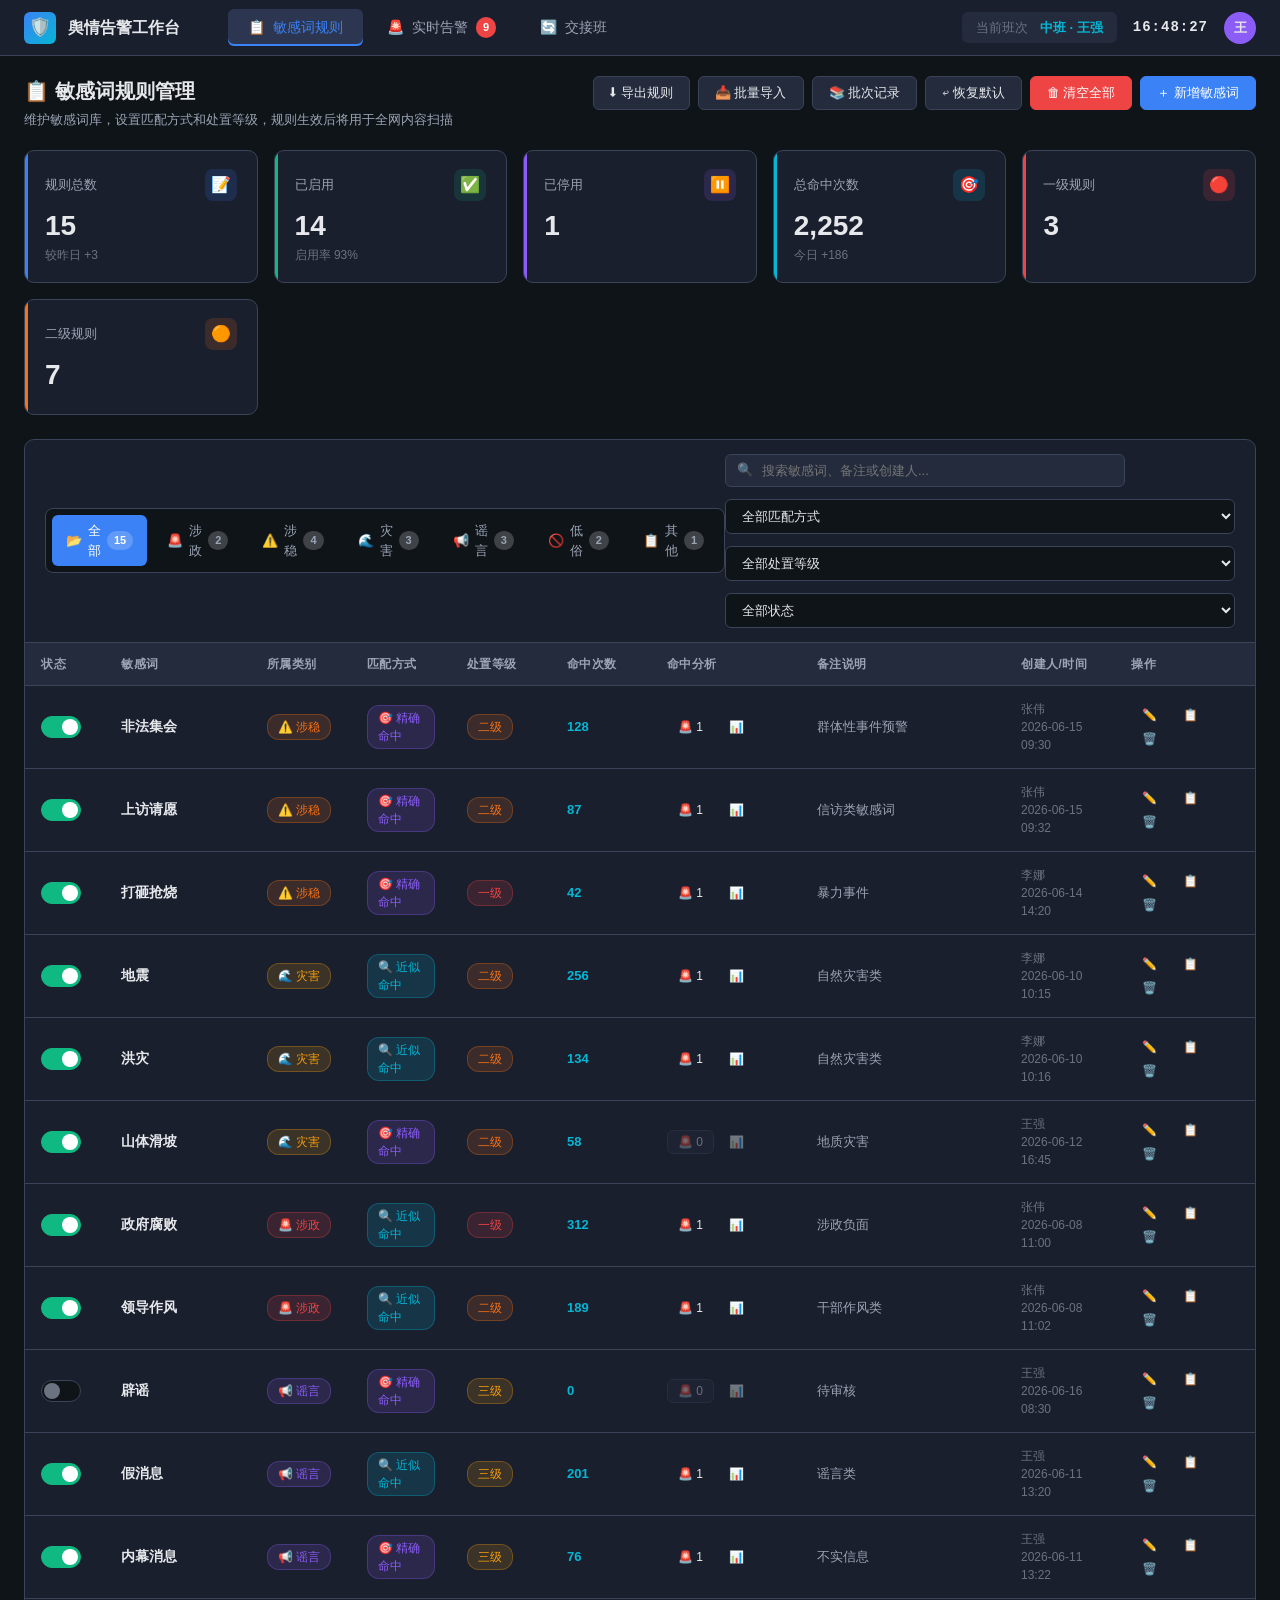
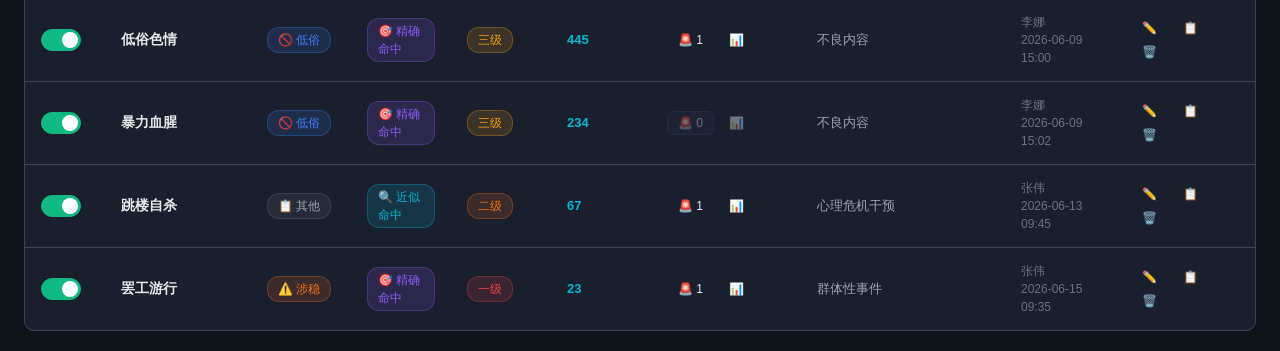
<file: rules.html>
<!DOCTYPE html>
<html lang="zh-CN">
<head>
  <meta charset="UTF-8">
  <meta name="viewport" content="width=device-width, initial-scale=1.0">
  <title>敏感词规则管理 - 舆情告警工作台</title>
  <link rel="stylesheet" href="css/style.css">
</head>
<body>
  <div class="main-container" id="mainContent">
    <div class="page-header">
      <div class="page-title-block">
        <h1>📋 敏感词规则管理</h1>
        <p>维护敏感词库，设置匹配方式和处置等级，规则生效后将用于全网内容扫描</p>
      </div>
      <div class="btn-group">
        <button class="btn" onclick="exportRules()">⬇ 导出规则</button>
        <button class="btn" onclick="openBatchImportModal()">📥 批量导入</button>
        <button class="btn" onclick="openBatchHistoryModal()">📚 批次记录</button>
        <button class="btn" onclick="restoreDefaultWords()">↩ 恢复默认</button>
        <button class="btn btn-danger" onclick="clearAllWords()">🗑 清空全部</button>
        <button class="btn btn-primary" onclick="openAddModal()">＋ 新增敏感词</button>
      </div>
    </div>

    <div class="stats-grid" id="statsGrid"></div>

    <div class="panel">
      <div class="panel-header">
        <div class="category-tabs" id="categoryTabs"></div>
        <div class="filter-bar" style="margin-bottom:0;">
          <div class="search-box">
            <input type="text" id="searchInput" placeholder="搜索敏感词、备注或创建人...">
          </div>
          <select class="form-select filter-select" id="matchTypeFilter" onchange="renderRulesTable()">
            <option value="">全部匹配方式</option>
            <option value="exact">精确命中</option>
            <option value="fuzzy">近似命中</option>
          </select>
          <select class="form-select filter-select" id="levelFilter" onchange="renderRulesTable()">
            <option value="">全部处置等级</option>
            <option value="一级">一级（红色）</option>
            <option value="二级">二级（橙色）</option>
            <option value="三级">三级（黄色）</option>
            <option value="四级">四级（蓝色）</option>
          </select>
          <select class="form-select filter-select" id="statusFilter" onchange="renderRulesTable()">
            <option value="">全部状态</option>
            <option value="enabled">已启用</option>
            <option value="disabled">已停用</option>
          </select>
        </div>
      </div>
      <div style="overflow-x:auto;">
        <table class="data-table">
          <thead>
            <tr>
            <th style="width:80px;">状态</th>
            <th>敏感词</th>
            <th style="width:100px;">所属类别</th>
            <th style="width:100px;">匹配方式</th>
            <th style="width:100px;">处置等级</th>
            <th style="width:100px;">命中次数</th>
            <th style="width:150px;">命中分析</th>
            <th>备注说明</th>
            <th style="width:110px;">创建人/时间</th>
            <th style="width:140px;">操作</th>
          </tr>
          </thead>
          <tbody id="rulesTableBody"></tbody>
        </table>
      </div>
    </div>
  </div>

  <script src="js/data.js"></script>
  <script src="js/app.js"></script>
  <script>
    let currentCategory = 'all';
    let editingRuleId = null;

    renderTopNav('rules');
    renderStats();
    renderCategoryTabs();

    // 检查 URL 参数
    const urlParams = new URLSearchParams(window.location.search);
    const searchQ = urlParams.get('search');
    if (searchQ) {
      document.getElementById('searchInput').value = decodeURIComponent(searchQ);
    }
    renderRulesTable();

    document.getElementById('searchInput').addEventListener('input', renderRulesTable);

    function renderStats() {
      const s = WordAPI.getStats();
      const html = [
        renderStatCard({ icon: '📝', title: '规则总数', value: s.total, trend: '较昨日 +3', color: 'blue' }),
        renderStatCard({ icon: '✅', title: '已启用', value: s.enabled, trend: `启用率 ${s.total ? ((s.enabled/s.total)*100).toFixed(0) : 0}%`, color: 'green' }),
        renderStatCard({ icon: '⏸️', title: '已停用', value: s.disabled, color: 'purple' }),
        renderStatCard({ icon: '🎯', title: '总命中次数', value: s.totalHits.toLocaleString(), trend: '今日 +186', color: 'cyan' }),
        renderStatCard({ icon: '🔴', title: '一级规则', value: s.level1, color: 'red' }),
        renderStatCard({ icon: '🟠', title: '二级规则', value: s.level2, color: 'orange' })
      ].join('');
      document.getElementById('statsGrid').innerHTML = html;
    }

    function renderCategoryTabs() {
      const s = WordAPI.getStats();
      const tabs = [{ key: 'all', name: '全部', icon: '📂', count: s.total }];
      Object.entries(WORD_CATEGORIES).forEach(([key, info]) => {
        tabs.push({ key, name: info.name, icon: info.icon, count: s.byCategory[key] || 0 });
      });

      const html = tabs.map(t => `
        <div class="category-tab ${currentCategory === t.key ? 'active' : ''}" onclick="setCategory('${t.key}')">
          <span>${t.icon}</span> ${t.name} <span class="count">${t.count}</span>
        </div>
      `).join('');
      document.getElementById('categoryTabs').innerHTML = html;
    }

    function setCategory(key) {
      currentCategory = key;
      renderCategoryTabs();
      renderRulesTable();
    }

    function renderRulesTable() {
      const search = document.getElementById('searchInput').value.toLowerCase();
      const matchType = document.getElementById('matchTypeFilter').value;
      const level = document.getElementById('levelFilter').value;
      const status = document.getElementById('statusFilter').value;

      let words = WordAPI.getByCategory(currentCategory);
      let filtered = words.filter(w => {
        if (search && !(w.word.toLowerCase().includes(search) || w.remark.toLowerCase().includes(search) || w.creator.toLowerCase().includes(search))) return false;
        if (matchType && w.matchType !== matchType) return false;
        if (level && w.level !== level) return false;
        if (status === 'enabled' && !w.enabled) return false;
        if (status === 'disabled' && w.enabled) return false;
        return true;
      });

      if (filtered.length === 0) {
        document.getElementById('rulesTableBody').innerHTML = `
          <tr><td colspan="10">
            <div class="empty-state">
              <div class="empty-state-icon">📭</div>
              <div class="empty-state-text">暂无匹配的规则，试试调整筛选条件</div>
            </div>
          </td></tr>
        `;
        return;
      }

      const html = filtered.map(w => {
        const catInfo = WORD_CATEGORIES[w.category];
        const levelClass = w.level === '一级' ? 'tag-red' : w.level === '二级' ? 'tag-orange' : w.level === '三级' ? 'tag-yellow' : 'tag-blue';
        const matchClass = w.matchType === 'exact' ? 'tag-purple' : 'tag-cyan';
        const catClass = 'tag-' + catInfo.color;
        const hitAlertCount = AlertAPI.getAll().filter(a => a.hitWord === w.word).length;

        return `
          <tr>
            <td>
              <label class="switch">
                <input type="checkbox" ${w.enabled ? 'checked' : ''} onchange="toggleEnabled(${w.id})">
                <span class="switch-slider"></span>
              </label>
            </td>
            <td><strong style="font-size:14px;">${w.word}</strong></td>
            <td><span class="tag ${catClass}">${catInfo.icon} ${catInfo.name}</span></td>
            <td><span class="tag ${matchClass}">${w.matchType === 'exact' ? '🎯 精确命中' : '🔍 近似命中'}</span></td>
            <td><span class="tag ${levelClass}">${w.level}</span></td>
            <td><strong style="color:var(--accent-cyan);">${w.hitCount.toLocaleString()}</strong></td>
            <td>
              <div style="display:flex;gap:4px;">
                <button class="btn btn-sm ${hitAlertCount > 0 ? 'btn-ghost' : ''}" 
                        ${hitAlertCount > 0 ? `onclick="gotoWordAlerts('${w.word}')"` : 'disabled style="opacity:0.4;cursor:not-allowed;"'}>
                  🚨 ${hitAlertCount}
                </button>
                <button class="btn btn-sm btn-ghost" 
                        ${hitAlertCount > 0 ? `onclick="showRuleEffect('${w.id}')"` : 'disabled style="opacity:0.4;cursor:not-allowed;"'}>
                  📊
                </button>
              </div>
            </td>
            <td style="color:var(--text-secondary);">${w.remark || '—'}</td>
            <td style="font-size:12px;color:var(--text-muted);">${w.creator}<br>${w.createdAt}</td>
            <td>
              <button class="btn btn-sm btn-ghost" onclick="openEditModal(${w.id})" title="编辑">✏️</button>
              <button class="btn btn-sm btn-ghost" onclick="duplicateRule(${w.id})" title="复制">📋</button>
              <button class="btn btn-sm btn-ghost" style="color:var(--accent-red);" onclick="deleteRule(${w.id})" title="删除">🗑️</button>
            </td>
          </tr>
        `;
      }).join('');
      document.getElementById('rulesTableBody').innerHTML = html;
    }

    function toggleEnabled(id) {
      const word = WordAPI.toggleEnabled(id);
      if (word) {
        renderStats();
        renderCategoryTabs();
        showNotification('操作成功', `敏感词"${word.word}"已${word.enabled ? '启用' : '停用'}`, 'success');
      }
    }

    function openAddModal() {
      editingRuleId = null;
      showRuleForm();
    }

    function openEditModal(id) {
      editingRuleId = id;
      showRuleForm(WordAPI.getById(id));
    }

    function showRuleForm(word) {
      const isEdit = !!word;
      const formHTML = `
        <div class="form-row">
          <div class="form-group">
            <label class="form-label">敏感词 *</label>
            <input type="text" class="form-input" id="f-word" value="${word?.word || ''}" placeholder="请输入敏感词" oninput="checkDuplicateWord()">
            <div id="dup-tip" style="font-size:12px;color:var(--text-muted);margin-top:6px;">
              输入后自动检测是否重复
            </div>
          </div>
          <div class="form-group">
            <label class="form-label">所属类别 *</label>
            <select class="form-select" id="f-category">
              ${Object.entries(WORD_CATEGORIES).map(([k, i]) => `
                <option value="${k}" ${word?.category === k ? 'selected' : ''}>${i.icon} ${i.name}（${i.level}）</option>
              `).join('')}
            </select>
          </div>
        </div>
        <div class="form-row">
          <div class="form-group">
            <label class="form-label">匹配方式 *</label>
            <select class="form-select" id="f-matchType">
              <option value="exact" ${word?.matchType === 'exact' ? 'selected' : ''}>🎯 精确命中</option>
              <option value="fuzzy" ${word?.matchType === 'fuzzy' ? 'selected' : ''}>🔍 近似命中（含变体、近义）</option>
            </select>
          </div>
          <div class="form-group">
            <label class="form-label">处置等级 *</label>
            <select class="form-select" id="f-level">
              <option value="一级" ${word?.level === '一级' ? 'selected' : ''}>🔴 一级 - 立即上报处置</option>
              <option value="二级" ${word?.level === '二级' ? 'selected' : ''}>🟠 二级 - 30分钟内响应</option>
              <option value="三级" ${word?.level === '三级' ? 'selected' : ''}>🟡 三级 - 1小时内核实</option>
              <option value="四级" ${word?.level === '四级' ? 'selected' : ''}>🔵 四级 - 关注即可</option>
            </select>
          </div>
        </div>
        <div class="form-group">
          <label class="form-label">备注说明</label>
          <textarea class="form-textarea" id="f-remark" placeholder="请输入该敏感词的使用场景、处置建议等说明信息">${word?.remark || ''}</textarea>
        </div>
      `;

      showModal(isEdit ? '编辑敏感词' : '新增敏感词', formHTML, (overlay) => {
        const w = overlay.querySelector('#f-word').value.trim();
        if (!w) { showNotification('验证失败', '请输入敏感词', 'warning'); return false; }

        // 检查重复
        if (!isEdit && WordAPI.exists(w)) {
          showNotification('重复提醒', `"${w}" 已在规则库中`, 'warning');
          return false;
        }
        if (isEdit && WordAPI.exists(w, word.id)) {
          showNotification('重复提醒', `"${w}" 已在规则库中`, 'warning');
          return false;
        }

        const cat = overlay.querySelector('#f-category').value;
        const matchType = overlay.querySelector('#f-matchType').value;
        const level = overlay.querySelector('#f-level').value;
        const remark = overlay.querySelector('#f-remark').value.trim();

        if (isEdit) {
          WordAPI.update(word.id, { word: w, category: cat, matchType, level, remark });
          showNotification('修改成功', `敏感词"${w}"已更新`, 'success');
        } else {
          WordAPI.add({ word: w, category: cat, matchType, level, remark, enabled: true });
          showNotification('新增成功', `敏感词"${w}"已加入规则库`, 'success');
        }
        renderStats();
        renderCategoryTabs();
        renderRulesTable();
      });
    }

    function checkDuplicateWord() {
      const input = document.querySelector('#f-word');
      const tip = document.querySelector('#dup-tip');
      if (!input || !tip) return;
      const val = input.value.trim();
      if (!val) {
        tip.innerHTML = '输入后自动检测是否重复';
        tip.style.color = 'var(--text-muted)';
        return;
      }
      const excludeId = editingRuleId || null;
      if (WordAPI.exists(val, excludeId)) {
        tip.innerHTML = `⚠️ <strong style="color:var(--accent-red);">"${val}" 已在规则库中</strong>`;
        tip.style.color = 'var(--accent-red)';
        return;
      }
      const fuzzyMatches = WordAPI.fuzzyExists(val, excludeId);
      if (fuzzyMatches.length > 0) {
        tip.innerHTML = `💡 发现 ${fuzzyMatches.length} 个相似词：${fuzzyMatches.slice(0,3).map(w => w.word).join('、')}${fuzzyMatches.length > 3 ? '...' : ''}`;
        tip.style.color = 'var(--accent-yellow)';
        return;
      }
      tip.innerHTML = '✅ 无重复，可正常添加';
      tip.style.color = 'var(--accent-green)';
    }

    function duplicateRule(id) {
      const word = WordAPI.getById(id);
      if (word) {
        const newWord = WordAPI.add({
          ...word,
          word: word.word + ' (副本)',
          hitCount: 0
        });
        renderStats();
        renderCategoryTabs();
        renderRulesTable();
        showNotification('复制成功', `已复制敏感词"${word.word}"`, 'success');
      }
    }

    function deleteRule(id) {
      const word = WordAPI.getById(id);
      if (!word) return;
      showModal('确认删除', `
        <p style="padding:12px 0;">确定要删除敏感词<strong style="color:var(--accent-red);">「${word.word}」</strong>吗？</p>
        <p style="font-size:12px;color:var(--text-muted);">删除后该规则将不再生效，此操作不可撤销。</p>
      `, () => {
        WordAPI.remove(id);
        renderStats();
        renderCategoryTabs();
        renderRulesTable();
        showNotification('删除成功', `敏感词"${word.word}"已删除`, 'success');
      });
    }

    function exportRules() {
      const words = WordAPI.getAll();
      const data = words.map(w => `${w.word},${WORD_CATEGORIES[w.category].name},${w.matchType === 'exact' ? '精确' : '近似'},${w.level},${w.enabled ? '启用' : '停用'},${w.remark}`).join('\n');
      const blob = new Blob([`敏感词,类别,匹配方式,等级,状态,备注\n${data}`], { type: 'text/csv;charset=utf-8' });
      const url = URL.createObjectURL(blob);
      const a = document.createElement('a');
      a.href = url;
      a.download = `敏感词规则_${new Date().toISOString().slice(0,10)}.csv`;
      a.click();
      URL.revokeObjectURL(url);
      showNotification('导出成功', `已导出 ${words.length} 条规则`, 'success');
    }

    // ==========================================
    // 批量导入
    // ==========================================
    let parsedImportItems = []; // 存放解析后的候选词
    let importFileRawText = ''; // 存放文件读取后的文本

    function parseCategoryName(name) {
      if (!name) return null;
      const key = Object.keys(WORD_CATEGORIES).find(k =>
        WORD_CATEGORIES[k].name === name.trim() || k === name.trim().toLowerCase()
      );
      return key || null;
    }
    function parseMatchType(s) {
      if (!s) return null;
      s = s.trim().toLowerCase();
      if (s.includes('近似') || s === 'fuzzy') return 'fuzzy';
      if (s.includes('精确') || s === 'exact') return 'exact';
      return null;
    }
    function parseLevel(s) {
      if (!s) return null;
      s = s.trim();
      if (s.includes('一') || s === '1' || s === '一级') return '一级';
      if (s.includes('二') || s === '2' || s === '二级') return '二级';
      if (s.includes('三') || s === '3' || s === '三级') return '三级';
      if (s.includes('四') || s === '4' || s === '四级') return '四级';
      return null;
    }

    // 解析 CSV / 文本，返回带状态的数组 [{word,category,matchType,level,remark,status: 'ok'|'dup'|'empty'|'dup_in_batch',reason}]
    function parseImportText(text, defaultCategory, defaultMatch, defaultLevel) {
      const lines = text.split(/\r?\n/).map(l => l.trim()).filter(Boolean);
      const results = [];
      const seenWords = new Set(); // 批次内去重
      lines.forEach(line => {
        // 处理 CSV，兼容引号
        const parts = [];
        let cur = '', inQuote = false;
        for (let i = 0; i < line.length; i++) {
          const ch = line[i];
          if (ch === '"') { inQuote = !inQuote; continue; }
          if (ch === ',' && !inQuote) { parts.push(cur); cur = ''; continue; }
          cur += ch;
        }
        parts.push(cur);
        const cols = parts.map(p => p.trim());

        const word = cols[0];
        if (!word) {
          results.push({ word: '', status: 'empty', reason: '词为空' });
          return;
        }

        // 批次内去重
        if (seenWords.has(word)) {
          results.push({ word, category: '', matchType: '', level: '', remark: '', status: 'dup_in_batch', reason: '批次内重复' });
          return;
        }
        seenWords.add(word);

        let category = parseCategoryName(cols[1]) || defaultCategory;
        let matchType = parseMatchType(cols[2]) || defaultMatch;
        let level = parseLevel(cols[3]) || defaultLevel;
        const remark = cols[4] || '';

        let status = 'ok', reason = '';
        if (WordAPI.exists(word)) {
          status = 'dup';
          reason = '词已存在';
        } else {
          const fuzzy = WordAPI.fuzzyExists(word);
          if (fuzzy.length > 0) {
            status = 'fuzzy';
            reason = `与「${fuzzy[0].word}」相似`;
          }
        }

        results.push({ word, category, matchType, level, remark, status, reason });
      });
      return results;
    }

    function renderImportPreview(modal) {
      const preview = modal.querySelector('#import-preview');
      const list = modal.querySelector('#import-preview-list');
      const stats = modal.querySelector('#import-stats');
      if (!parsedImportItems.length) {
        preview.style.display = 'none';
        return;
      }
      preview.style.display = 'block';
      const okCount = parsedImportItems.filter(i => i.status === 'ok' || i.status === 'fuzzy').length;
      const dupCount = parsedImportItems.filter(i => i.status === 'dup' || i.status === 'dup_in_batch').length;
      const emptyCount = parsedImportItems.filter(i => i.status === 'empty').length;

      stats.innerHTML = `
        <span style="color:var(--accent-green);">✔ 可导入 ${okCount}</span>
        <span style="color:var(--accent-orange);margin-left:16px;">⚠ 相似/重复 ${dupCount}</span>
        ${emptyCount > 0 ? `<span style="color:var(--text-muted);margin-left:16px;">✘ 空行 ${emptyCount}</span>` : ''}
        ${dupCount > 0 || emptyCount > 0 ? `<span style="color:var(--text-muted);margin-left:16px;">总 ${parsedImportItems.length} 行，跳过 ${dupCount + emptyCount} 行</span>` : ''}
      `;

      const statusTagMap = {
        ok: '<span class="tag tag-green" style="font-size:10px;">可导入</span>',
        fuzzy: '<span class="tag tag-yellow" style="font-size:10px;">相似</span>',
        dup: '<span class="tag tag-red" style="font-size:10px;">已存在</span>',
        dup_in_batch: '<span class="tag tag-orange" style="font-size:10px;">批次内重复</span>',
        empty: '<span class="tag tag-gray" style="font-size:10px;">空行</span>'
      };

      const displayItems = parsedImportItems.filter(i => i.status !== 'dup_in_batch' && i.status !== 'empty');
      const rows = displayItems.slice(0, 50).map(item => {
        const catInfo = WORD_CATEGORIES[item.category] || WORD_CATEGORIES.other;
        const matchTxt = item.matchType === 'fuzzy' ? '🔍 近似' : '🎯 精确';
        return `
          <tr style="${item.status === 'dup' ? 'opacity:0.4;' : ''}">
            <td style="padding:4px 6px;">${statusTagMap[item.status] || ''}</td>
            <td style="padding:4px 6px;font-weight:600;">${item.word || '-'}</td>
            <td style="padding:4px 6px;"><span class="tag tag-${catInfo.color}" style="font-size:10px;">${catInfo.icon} ${catInfo.name}</span></td>
            <td style="padding:4px 6px;">${matchTxt}</td>
            <td style="padding:4px 6px;">${item.level}</td>
            <td style="padding:4px 6px;color:var(--text-muted);font-size:11px;">${item.reason || item.remark || '-'}</td>
          </tr>
        `;
      }).join('');

      list.innerHTML = `
        <table style="width:100%;border-collapse:collapse;font-size:12px;">
          <thead style="color:var(--text-muted);font-size:11px;">
            <tr>
              <th style="padding:4px 6px;text-align:left;width:60px;">状态</th>
              <th style="padding:4px 6px;text-align:left;">敏感词</th>
              <th style="padding:4px 6px;text-align:left;width:80px;">类别</th>
              <th style="padding:4px 6px;text-align:left;width:60px;">匹配</th>
              <th style="padding:4px 6px;text-align:left;width:50px;">等级</th>
              <th style="padding:4px 6px;text-align:left;">说明</th>
            </tr>
          </thead>
          <tbody>${rows}</tbody>
        </table>
        ${displayItems.length > 50 ? `<div style="padding:4px 6px;color:var(--text-muted);font-size:11px;">... 仅显示前 50 条有效记录，共 ${displayItems.length} 条</div>` : ''}
        ${(dupCount > 0 || emptyCount > 0) ? `<div style="padding:4px 6px;color:var(--text-muted);font-size:11px;">（已隐藏 ${parsedImportItems.filter(i => i.status === 'dup_in_batch').length} 条批次内重复 / ${emptyCount} 条空行，跳过原因将记录到批次详情）</div>` : ''}
      `;
    }

    function reparseImportText(modal) {
      const defaultCategory = modal.querySelector('#import-default-category').value;
      const defaultMatch = modal.querySelector('#import-default-match').value;
      const defaultLevel = modal.querySelector('#import-default-level').value;

      let text = '';
      if (currentImportMode === 'text') {
        text = modal.querySelector('#import-text').value;
      } else {
        text = importFileRawText;
      }
      parsedImportItems = parseImportText(text, defaultCategory, defaultMatch, defaultLevel);
      renderImportPreview(modal);
    }

    function openBatchImportModal() {
      parsedImportItems = [];
      importFileRawText = '';
      currentImportMode = 'text';

      const formHTML = `
        <div style="margin-bottom:14px;">
          <div class="form-label">导入方式</div>
          <div style="display:flex;gap:8px;margin-bottom:10px;">
            <button class="btn btn-primary" onclick="switchImportMode('text')" id="mode-text">📝 文本粘贴</button>
            <button class="btn" onclick="switchImportMode('file')" id="mode-file">📁 CSV 上传</button>
          </div>
        </div>

        <div id="import-mode-text">
          <div class="form-group">
            <label class="form-label">每行一个敏感词，支持格式：</label>
            <div style="font-size:12px;color:var(--text-muted);margin-bottom:8px;line-height:1.6;">
              格式1（纯文本）：<code>敏感词</code><br>
              格式2（完整）：<code>敏感词,类别,匹配方式,等级,备注</code><br>
              例：<code style="background:var(--bg-primary);padding:2px 6px;border-radius:4px;">暴力事件,涉稳,精确,二级,群体性事件预警</code>
            </div>
            <textarea class="form-textarea" id="import-text" style="min-height:150px;font-family:Consolas,monospace;font-size:12px;" placeholder="暴力事件&#10;上访&#10;谣言,谣言,近似,三级,谣言类敏感词"></textarea>
          </div>
        </div>

        <div id="import-mode-file" style="display:none;">
          <div class="form-group">
            <label class="form-label">上传 CSV 文件</label>
            <input type="file" id="import-file" accept=".csv,.txt" class="form-input" style="padding:6px;">
            <div style="font-size:12px;color:var(--text-muted);margin-top:8px;">
              CSV 列顺序：<code>敏感词, 类别, 匹配方式, 等级, 备注</code>（类别可用中文名「涉政/涉稳/灾害」等，匹配支持「精确/近似」，等级支持「一级/二级/三级/四级」）
            </div>
            <div id="import-file-status" style="font-size:12px;color:var(--text-muted);margin-top:6px;display:none;"></div>
          </div>
        </div>

        <div class="form-row">
          <div class="form-group">
            <label class="form-label">默认类别</label>
            <select class="form-select" id="import-default-category">
              ${Object.entries(WORD_CATEGORIES).map(([k, i]) => `<option value="${k}">${i.icon} ${i.name}</option>`).join('')}
            </select>
          </div>
          <div class="form-group">
            <label class="form-label">默认匹配</label>
            <select class="form-select" id="import-default-match">
              <option value="exact">🎯 精确命中</option>
              <option value="fuzzy">🔍 近似命中</option>
            </select>
          </div>
          <div class="form-group">
            <label class="form-label">默认等级</label>
            <select class="form-select" id="import-default-level">
              <option value="一级">🔴 一级</option>
              <option value="二级" selected>🟠 二级</option>
              <option value="三级">🟡 三级</option>
              <option value="四级">🔵 四级</option>
            </select>
          </div>
        </div>

        <div id="import-preview" style="display:none;margin-top:12px;">
          <div style="display:flex;justify-content:space-between;align-items:center;margin-bottom:6px;">
            <div class="form-label" style="margin:0;">导入预览</div>
            <div id="import-stats" style="font-size:12px;"></div>
          </div>
          <div id="import-preview-list" style="max-height:220px;overflow-y:auto;background:var(--bg-primary);border-radius:6px;padding:6px;border:1px solid var(--border);"></div>
        </div>
      `;

      let pendingFileName = '手动导入';

      const modal = showModal('📥 批量导入敏感词', formHTML, (overlay) => {
        // 先重新解析一次以确保最新
        reparseImportText(overlay);
        const items = parsedImportItems.filter(i => i.status === 'ok' || i.status === 'fuzzy');
        if (items.length === 0) {
          showNotification('无有效数据', '请检查输入内容或默认设置', 'warning');
          return false;
        }

        const totalCount = parsedImportItems.length;
        const okCount = items.length;
        const skippedCount = totalCount - okCount;
        const skippedItems = parsedImportItems.filter(i => i.status !== 'ok' && i.status !== 'fuzzy')
          .map(i => ({ word: i.word, reason: i.reason, status: i.status }));
        const rawText = currentImportMode === 'text'
          ? overlay.querySelector('#import-text').value
          : importFileRawText;

        const result = WordAPI.batchImport(items, true); // 跳过内部重复检查，因为预览已验证

        ImportBatchAPI.add({
          fileName: pendingFileName,
          totalCount,
          successCount: okCount, // 与预览完全一致
          skippedCount,
          importedWordIds: result.words.map(w => w.id),
          skippedItems,
          rawText
        });

        renderStats();
        renderCategoryTabs();
        renderRulesTable();

        let msg = `成功导入 ${result.success} 条`;
        if (result.skipped > 0) msg += `，跳过 ${result.skipped} 条`;
        showNotification('导入完成', msg, result.success > 0 ? 'success' : 'warning');
      });

      // 绑定切换
      modal.querySelector('#mode-text').onclick = () => {
        switchImportMode('text', modal);
        reparseImportText(modal);
      };
      modal.querySelector('#mode-file').onclick = () => {
        switchImportMode('file', modal);
        reparseImportText(modal);
      };
      modal.querySelector('#import-text').addEventListener('input', () => reparseImportText(modal));
      modal.querySelector('#import-default-category').addEventListener('change', () => reparseImportText(modal));
      modal.querySelector('#import-default-match').addEventListener('change', () => reparseImportText(modal));
      modal.querySelector('#import-default-level').addEventListener('change', () => reparseImportText(modal));
      modal.querySelector('#import-file').addEventListener('change', (e) => {
        const file = e.target.files?.[0];
        if (!file) return;
        pendingFileName = file.name;
        const status = modal.querySelector('#import-file-status');
        status.style.display = 'block';
        status.textContent = `⏳ 正在读取 ${file.name} ...`;
        const reader = new FileReader();
        reader.onload = (ev) => {
          importFileRawText = ev.target.result || '';
          status.textContent = `✔ 已读取 ${file.name}（${importFileRawText.split(/\r?\n/).filter(l=>l.trim()).length} 行）`;
          status.style.color = 'var(--accent-green)';
          reparseImportText(modal);
        };
        reader.onerror = () => {
          status.textContent = '✘ 读取失败，请重试';
          status.style.color = 'var(--accent-red)';
        };
        reader.readAsText(file, 'UTF-8');
      });
    }

    let currentImportMode = 'text';
    function switchImportMode(mode, modal) {
      currentImportMode = mode;
      const m = modal || document;
      const textBtn = m.querySelector('#mode-text');
      const fileBtn = m.querySelector('#mode-file');
      const textPanel = m.querySelector('#import-mode-text');
      const filePanel = m.querySelector('#import-mode-file');

      if (mode === 'text') {
        textBtn.className = 'btn btn-primary';
        fileBtn.className = 'btn';
        textPanel.style.display = 'block';
        filePanel.style.display = 'none';
      } else {
        textBtn.className = 'btn';
        fileBtn.className = 'btn btn-primary';
        textPanel.style.display = 'none';
        filePanel.style.display = 'block';
      }
    }

    function clearAllWords() {
      const total = WordAPI.getAll().length;
      if (total === 0) {
        showNotification('规则库已为空', '无需清空', 'info');
        return;
      }
      showModal('⚠️ 确认清空全部规则', `
        <div style="padding:8px 0;">
          <p style="margin-bottom:12px;">确定要清空 <strong style="color:var(--accent-red);">${total} 条</strong> 敏感词规则吗？</p>
          <div style="background:var(--accent-red)10;color:var(--accent-red);padding:10px;border-radius:6px;font-size:12px;">
            ⚠ 清空后刷新页面和切换页面也不会恢复，只能手动重新录入或使用「恢复默认」功能。
          </div>
        </div>
      `, () => {
        WordAPI.clear();
        renderStats();
        renderCategoryTabs();
        renderRulesTable();
        showNotification('已清空', `规则库已清空（${total} 条规则已删除）`, 'success');
      });
    }

    function restoreDefaultWords() {
      showModal('↩ 恢复默认规则', `
        <div style="padding:8px 0;">
          <p style="margin-bottom:8px;">确定恢复内置的默认敏感词吗？</p>
          <div style="font-size:12px;color:var(--text-muted);">
            · 将覆盖现有所有规则<br>
            · 包含 15 条常见敏感词（涉政/涉稳/灾害/谣言等）
          </div>
        </div>
      `, () => {
        const words = WordAPI.restoreDefaults();
        renderStats();
        renderCategoryTabs();
        renderRulesTable();
        showNotification('已恢复', `成功恢复 ${words.length} 条默认规则`, 'success');
      });
    }

    function gotoWordAlerts(word) {
      window.location.href = `alerts.html?search=${encodeURIComponent(word)}`;
    }

    function showRuleEffect(id) {
      const word = WordAPI.getById(id);
      if (!word) return;

      const alerts = AlertAPI.getAlertsByWord(word.word);
      const total = alerts.length;
      const falseAlarm = alerts.filter(a => a.status === 'false_alarm').length;
      const verifying = alerts.filter(a => a.status === 'verifying').length;
      const reporting = alerts.filter(a => a.status === 'reporting').length;
      const done = alerts.filter(a => a.status === 'done').length;
      const pending = alerts.filter(a => a.status === 'pending').length;
      const falseRate = total > 0 ? (falseAlarm / total * 100).toFixed(1) : 0;

      const catInfo = WORD_CATEGORIES[word.category] || WORD_CATEGORIES.other;

      const recentAlerts = alerts.slice(0, 10);
      const toggleLogs = LogAPI.getAll().filter(l => l.type === 'toggle' && l.remark.includes(word.word));

      const html = `
        <div style="padding:4px 0;">
          <div style="display:grid;grid-template-columns:1fr 1fr;gap:12px;margin-bottom:16px;">
            <div style="background:var(--bg-tertiary);border-radius:6px;padding:12px;">
              <div style="font-size:11px;color:var(--text-muted);margin-bottom:4px;">📊 总命中数</div>
              <div style="font-size:24px;font-weight:700;color:var(--accent-cyan);">${total}</div>
              <div style="font-size:11px;color:var(--text-muted);margin-top:4px;">${word.enabled ? '<span class="tag tag-green" style="font-size:10px;">✅ 运行中</span>' : '<span class="tag tag-gray" style="font-size:10px;">⏸ 已停用</span>'}</div>
            </div>
            <div style="background:var(--bg-tertiary);border-radius:6px;padding:12px;">
              <div style="font-size:11px;color:var(--text-muted);margin-bottom:4px;">🚫 误报率</div>
              <div style="font-size:24px;font-weight:700;color:${Number(falseRate) > 50 ? 'var(--accent-red)' : Number(falseRate) > 20 ? 'var(--accent-orange)' : 'var(--accent-green)'};">${falseRate}%</div>
              <div style="font-size:11px;color:var(--text-muted);margin-top:4px;">${falseAlarm} 条误报 / ${total} 条命中</div>
            </div>
          </div>

          <div style="display:grid;grid-template-columns:repeat(4, 1fr);gap:8px;margin-bottom:16px;">
            <div style="background:var(--bg-tertiary);border-radius:6px;padding:10px;text-align:center;">
              <div style="font-size:18px;font-weight:700;color:var(--accent-orange);">${verifying}</div>
              <div style="font-size:11px;color:var(--text-muted);">🔍 待核实</div>
            </div>
            <div style="background:var(--bg-tertiary);border-radius:6px;padding:10px;text-align:center;">
              <div style="font-size:18px;font-weight:700;color:var(--accent-red);">${reporting}</div>
              <div style="font-size:11px;color:var(--text-muted);">📤 需上报</div>
            </div>
            <div style="background:var(--bg-tertiary);border-radius:6px;padding:10px;text-align:center;">
              <div style="font-size:18px;font-weight:700;color:var(--accent-green);">${done}</div>
              <div style="font-size:11px;color:var(--text-muted);">✅ 已办结</div>
            </div>
            <div style="background:var(--bg-tertiary);border-radius:6px;padding:10px;text-align:center;">
              <div style="font-size:18px;font-weight:700;color:var(--accent-yellow);">${pending}</div>
              <div style="font-size:11px;color:var(--text-muted);">⏳ 待处理</div>
            </div>
          </div>

          ${toggleLogs.length > 0 ? `
            <div style="background:var(--accent-yellow)10;border:1px solid var(--accent-yellow)20;border-radius:6px;padding:12px;margin-bottom:16px;">
              <div style="font-size:12px;font-weight:600;margin-bottom:8px;color:var(--accent-yellow);">🔄 启停记录（${toggleLogs.length} 次）</div>
              ${toggleLogs.slice(0, 5).map(log => `
                <div style="font-size:11px;padding:4px 0;">
                  <span style="color:var(--text-muted);">${formatTime(log.createdAt)}</span> · 
                  <strong>${log.operator}</strong> · 
                  <span style="color:${log.remark.includes('启用') ? 'var(--accent-green)' : 'var(--accent-orange)'};">${log.remark}</span>
                </div>
              `).join('')}
            </div>
          ` : ''}

          <div>
            <div style="font-size:12px;font-weight:600;margin-bottom:8px;">📋 最近命中告警 (${recentAlerts.length}/${total})</div>
            <div style="max-height:300px;overflow-y:auto;border:1px solid var(--border);border-radius:6px;">
              ${recentAlerts.length > 0 ? `
                <table style="width:100%;border-collapse:collapse;font-size:11px;">
                  <thead style="background:var(--bg-tertiary);position:sticky;top:0;">
                    <tr>
                      <th style="padding:8px;text-align:left;">时间</th>
                      <th style="padding:8px;text-align:left;">平台</th>
                      <th style="padding:8px;text-align:left;">内容摘要</th>
                      <th style="padding:8px;text-align:left;">状态</th>
                      <th style="padding:8px;text-align:left;">热度</th>
                    </tr>
                  </thead>
                  <tbody>
                    ${recentAlerts.map(a => `
                      <tr style="border-top:1px solid var(--border);cursor:pointer;" onmouseenter="this.style.background='var(--bg-tertiary)'" onmouseleave="this.style.background=''" onclick="window.location.href='alerts.html?highlight=${a.id}'">
                        <td style="padding:6px 8px;color:var(--text-muted);">${formatTime(a.createdAt)}</td>
                        <td style="padding:6px 8px;">${a.platform}</td>
                        <td style="padding:6px 8px;max-width:250px;overflow:hidden;text-overflow:ellipsis;white-space:nowrap;">${a.content}</td>
                        <td style="padding:6px 8px;"><span class="tag ${getStatusTagClass(a.status)}" style="font-size:10px;">${getStatusText(a.status)}</span></td>
                        <td style="padding:6px 8px;">🔥 ${a.heat}</td>
                      </tr>
                    `).join('')}
                  </tbody>
                </table>
              ` : '<div style="text-align:center;padding:30px;color:var(--text-muted);">暂无命中记录</div>'}
            </div>
          </div>

          <div style="margin-top:16px;padding-top:12px;border-top:1px dashed var(--border);font-size:11px;color:var(--text-muted);">
            <div style="display:grid;grid-template-columns:1fr 1fr;gap:8px;">
              <div>规则词：<strong style="color:var(--accent-red);">${word.word}</strong></div>
              <div>类别：<span class="tag tag-${catInfo.color}" style="font-size:10px;">${catInfo.icon} ${catInfo.name}</span></div>
              <div>匹配：${word.matchType === 'exact' ? '🎯 精确命中' : '🔍 近似命中'}</div>
              <div>等级：${word.level}</div>
            </div>
          </div>
        </div>
      `;

      showModal(`📊 命中效果分析 · ${word.word}`, html, null, true);
    }

    function openBatchHistoryModal() {
      const batches = ImportBatchAPI.getAll();
      if (batches.length === 0) {
        showNotification('暂无批次记录', '先导入一些敏感词试试吧', 'info');
        return;
      }

      const statusText = (b) => b.rolledBack
        ? `<span class="tag tag-gray" style="font-size:11px;">已回滚</span>`
        : `<span class="tag tag-green" style="font-size:11px;">已生效</span>`;

      const listHTML = batches.map(b => `
        <div style="padding:14px 0;border-bottom:1px solid var(--border);">
          <div style="display:flex;justify-content:space-between;align-items:center;margin-bottom:8px;">
            <div style="display:flex;align-items:center;gap:8px;">
              <strong>${b.fileName}</strong>
              ${statusText(b)}
            </div>
            <div style="font-size:11px;color:var(--text-muted);font-family:Consolas;">${b.createdAt}</div>
          </div>
          <div style="font-size:13px;color:var(--text-secondary);margin-bottom:8px;">
            <span style="color:var(--accent-green);">✔ ${b.successCount} 条导入</span>
            <span style="margin:0 10px;color:var(--text-muted);">|</span>
            <span style="color:var(--accent-orange);">⚠ ${b.skippedCount} 条跳过</span>
            <span style="margin:0 10px;color:var(--text-muted);">|</span>
            <span style="color:var(--text-muted);">by ${b.operator}</span>
          </div>
          ${b.skippedItems && b.skippedItems.length > 0 ? `
            <div style="font-size:12px;color:var(--text-muted);background:var(--bg-tertiary);padding:6px 10px;border-radius:4px;margin-bottom:8px;max-height:80px;overflow-y:auto;">
              跳过原因：${b.skippedItems.slice(0, 5).map(s => `<code style="margin-right:8px;">${s.word}(${s.reason})</code>`).join('')}
              ${b.skippedItems.length > 5 ? `... 等 ${b.skippedItems.length} 条` : ''}
            </div>
          ` : ''}
          ${!b.rolledBack ? `
            <button class="btn btn-sm" style="color:var(--accent-red);" onclick="rollbackBatch(${b.id}, this)">↩ 撤销本次导入</button>
          ` : `
            <div style="font-size:11px;color:var(--text-muted);">已由 ${b.rollbackBy} 于 ${b.rollbackAt} 撤销</div>
          `}
        </div>
      `).join('');

      showModal('📚 导入批次记录', `
        <div style="max-height:500px;overflow-y:auto;">
          ${listHTML}
        </div>
      `);
    }

    function rollbackBatch(id, btnEl) {
      const batch = ImportBatchAPI.getById(id);
      if (!batch) return;
      showModal('⚠️ 确认撤销', `
        <div style="padding:8px 0;">
          <p style="margin-bottom:8px;">确定撤销本次导入吗？</p>
          <div style="font-size:12px;color:var(--text-muted);">
            将删除「${batch.fileName}」批次导入的 <strong style="color:var(--accent-red);">${batch.importedWordIds.length} 条</strong> 敏感词
          </div>
        </div>
      `, () => {
        const count = ImportBatchAPI.rollback(id);
        renderStats();
        renderCategoryTabs();
        renderRulesTable();
        if (btnEl) btnEl.closest('.modal-overlay')?.remove();
        openBatchHistoryModal();
        showNotification('撤销成功', `已回滚 ${count} 条规则`, 'success');
      });
    }
  </script>
</body>
</html>
</file>
<file: css/style.css>
* {
  margin: 0;
  padding: 0;
  box-sizing: border-box;
}

:root {
  --bg-primary: #0f1419;
  --bg-secondary: #1a1f2e;
  --bg-tertiary: #242b3d;
  --bg-hover: #2d3650;
  --border: #3a4358;
  --text-primary: #e6e8eb;
  --text-secondary: #9ba4b4;
  --text-muted: #6b7280;
  --accent-blue: #3b82f6;
  --accent-cyan: #06b6d4;
  --accent-green: #10b981;
  --accent-yellow: #f59e0b;
  --accent-orange: #f97316;
  --accent-red: #ef4444;
  --accent-purple: #8b5cf6;
  --shadow: 0 4px 6px -1px rgba(0, 0, 0, 0.3);
}

body {
  font-family: -apple-system, BlinkMacSystemFont, "Segoe UI", "PingFang SC", "Microsoft YaHei", sans-serif;
  background: var(--bg-primary);
  color: var(--text-primary);
  line-height: 1.5;
  min-height: 100vh;
  font-size: 14px;
}

a {
  color: inherit;
  text-decoration: none;
}

/* 顶部导航 */
.top-nav {
  background: var(--bg-secondary);
  border-bottom: 1px solid var(--border);
  position: sticky;
  top: 0;
  z-index: 100;
  height: 56px;
  display: flex;
  align-items: center;
  padding: 0 24px;
}

.nav-brand {
  display: flex;
  align-items: center;
  gap: 12px;
  font-size: 16px;
  font-weight: 600;
  color: var(--text-primary);
  margin-right: 48px;
  flex-shrink: 0;
}

.nav-brand-icon {
  width: 32px;
  height: 32px;
  background: linear-gradient(135deg, var(--accent-blue), var(--accent-cyan));
  border-radius: 6px;
  display: flex;
  align-items: center;
  justify-content: center;
  font-size: 18px;
}

.nav-tabs {
  display: flex;
  gap: 4px;
  flex: 1;
}

.nav-tab {
  padding: 8px 20px;
  border-radius: 6px;
  color: var(--text-secondary);
  font-size: 14px;
  font-weight: 500;
  cursor: pointer;
  transition: all 0.2s;
  display: flex;
  align-items: center;
  gap: 8px;
}

.nav-tab:hover {
  background: var(--bg-tertiary);
  color: var(--text-primary);
}

.nav-tab.active {
  background: var(--bg-hover);
  color: var(--accent-blue);
  box-shadow: inset 0 -2px 0 var(--accent-blue);
}

.nav-tab-badge {
  background: var(--accent-red);
  color: white;
  font-size: 11px;
  padding: 2px 7px;
  border-radius: 10px;
  font-weight: 600;
  min-width: 20px;
  text-align: center;
}

.nav-right {
  display: flex;
  align-items: center;
  gap: 16px;
  flex-shrink: 0;
}

.shift-info {
  display: flex;
  align-items: center;
  gap: 12px;
  padding: 6px 14px;
  background: var(--bg-tertiary);
  border-radius: 6px;
  font-size: 13px;
}

.shift-label {
  color: var(--text-muted);
}

.shift-value {
  color: var(--accent-cyan);
  font-weight: 600;
}

.clock {
  font-family: "Consolas", "Courier New", monospace;
  color: var(--text-primary);
  font-weight: 600;
  letter-spacing: 1px;
}

.user-avatar {
  width: 32px;
  height: 32px;
  background: var(--accent-purple);
  border-radius: 50%;
  display: flex;
  align-items: center;
  justify-content: center;
  font-size: 13px;
  font-weight: 600;
}

/* 主容器 */
.main-container {
  max-width: 1600px;
  margin: 0 auto;
  padding: 20px 24px;
}

/* 统计卡片 */
.stats-grid {
  display: grid;
  grid-template-columns: repeat(auto-fit, minmax(220px, 1fr));
  gap: 16px;
  margin-bottom: 24px;
}

.stat-card {
  background: var(--bg-secondary);
  border: 1px solid var(--border);
  border-radius: 10px;
  padding: 18px 20px;
  position: relative;
  overflow: hidden;
}

.stat-card::before {
  content: '';
  position: absolute;
  left: 0;
  top: 0;
  bottom: 0;
  width: 3px;
}

.stat-card.blue::before { background: var(--accent-blue); }
.stat-card.cyan::before { background: var(--accent-cyan); }
.stat-card.green::before { background: var(--accent-green); }
.stat-card.yellow::before { background: var(--accent-yellow); }
.stat-card.orange::before { background: var(--accent-orange); }
.stat-card.red::before { background: var(--accent-red); }
.stat-card.purple::before { background: var(--accent-purple); }

.stat-card-header {
  display: flex;
  justify-content: space-between;
  align-items: center;
  margin-bottom: 8px;
}

.stat-card-title {
  font-size: 13px;
  color: var(--text-secondary);
}

.stat-card-icon {
  width: 32px;
  height: 32px;
  border-radius: 8px;
  display: flex;
  align-items: center;
  justify-content: center;
  font-size: 16px;
}

.blue .stat-card-icon { background: rgba(59, 130, 246, 0.15); color: var(--accent-blue); }
.cyan .stat-card-icon { background: rgba(6, 182, 212, 0.15); color: var(--accent-cyan); }
.green .stat-card-icon { background: rgba(16, 185, 129, 0.15); color: var(--accent-green); }
.yellow .stat-card-icon { background: rgba(245, 158, 11, 0.15); color: var(--accent-yellow); }
.orange .stat-card-icon { background: rgba(249, 115, 22, 0.15); color: var(--accent-orange); }
.red .stat-card-icon { background: rgba(239, 68, 68, 0.15); color: var(--accent-red); }
.purple .stat-card-icon { background: rgba(139, 92, 246, 0.15); color: var(--accent-purple); }

.stat-card-value {
  font-size: 28px;
  font-weight: 700;
  color: var(--text-primary);
  line-height: 1.2;
  margin-bottom: 4px;
}

.stat-card-trend {
  font-size: 12px;
  color: var(--text-muted);
}

.stat-card-trend.up { color: var(--accent-red); }
.stat-card-trend.down { color: var(--accent-green); }

/* 页面标题区 */
.page-header {
  display: flex;
  justify-content: space-between;
  align-items: flex-start;
  margin-bottom: 20px;
  flex-wrap: wrap;
  gap: 16px;
}

.page-title-block h1 {
  font-size: 20px;
  font-weight: 600;
  margin-bottom: 4px;
}

.page-title-block p {
  font-size: 13px;
  color: var(--text-secondary);
}

/* 卡片通用样式 */
.panel {
  background: var(--bg-secondary);
  border: 1px solid var(--border);
  border-radius: 10px;
  overflow: hidden;
}

.panel-header {
  padding: 14px 20px;
  border-bottom: 1px solid var(--border);
  display: flex;
  justify-content: space-between;
  align-items: center;
}

.panel-title {
  font-size: 15px;
  font-weight: 600;
  display: flex;
  align-items: center;
  gap: 8px;
}

.panel-body {
  padding: 20px;
}

/* 按钮样式 */
.btn {
  display: inline-flex;
  align-items: center;
  gap: 6px;
  padding: 7px 16px;
  border-radius: 6px;
  border: 1px solid var(--border);
  background: var(--bg-tertiary);
  color: var(--text-primary);
  font-size: 13px;
  font-weight: 500;
  cursor: pointer;
  transition: all 0.2s;
  white-space: nowrap;
}

.btn:hover {
  background: var(--bg-hover);
  border-color: #4a5568;
}

.btn-primary {
  background: var(--accent-blue);
  border-color: var(--accent-blue);
  color: white;
}

.btn-primary:hover {
  background: #2563eb;
  border-color: #2563eb;
}

.btn-success {
  background: var(--accent-green);
  border-color: var(--accent-green);
  color: white;
}

.btn-success:hover {
  background: #059669;
  border-color: #059669;
}

.btn-warning {
  background: var(--accent-yellow);
  border-color: var(--accent-yellow);
  color: #1a1a1a;
}

.btn-warning:hover {
  background: #d97706;
  border-color: #d97706;
}

.btn-danger {
  background: var(--accent-red);
  border-color: var(--accent-red);
  color: white;
}

.btn-danger:hover {
  background: #dc2626;
  border-color: #dc2626;
}

.btn-sm {
  padding: 4px 10px;
  font-size: 12px;
}

.btn-ghost {
  background: transparent;
  border-color: transparent;
}

.btn-ghost:hover {
  background: var(--bg-tertiary);
}

.btn-group {
  display: flex;
  gap: 8px;
}

/* 标签/徽标 */
.tag {
  display: inline-flex;
  align-items: center;
  padding: 3px 10px;
  border-radius: 12px;
  font-size: 12px;
  font-weight: 500;
  line-height: 1.5;
}

.tag-red { background: rgba(239, 68, 68, 0.15); color: var(--accent-red); border: 1px solid rgba(239, 68, 68, 0.3); }
.tag-orange { background: rgba(249, 115, 22, 0.15); color: var(--accent-orange); border: 1px solid rgba(249, 115, 22, 0.3); }
.tag-yellow { background: rgba(245, 158, 11, 0.15); color: var(--accent-yellow); border: 1px solid rgba(245, 158, 11, 0.3); }
.tag-blue { background: rgba(59, 130, 246, 0.15); color: var(--accent-blue); border: 1px solid rgba(59, 130, 246, 0.3); }
.tag-green { background: rgba(16, 185, 129, 0.15); color: var(--accent-green); border: 1px solid rgba(16, 185, 129, 0.3); }
.tag-purple { background: rgba(139, 92, 246, 0.15); color: var(--accent-purple); border: 1px solid rgba(139, 92, 246, 0.3); }
.tag-gray { background: rgba(107, 114, 128, 0.15); color: var(--text-secondary); border: 1px solid rgba(107, 114, 128, 0.3); }
.tag-cyan { background: rgba(6, 182, 212, 0.15); color: var(--accent-cyan); border: 1px solid rgba(6, 182, 212, 0.3); }

/* 表单元素 */
.form-group {
  margin-bottom: 16px;
}

.form-label {
  display: block;
  font-size: 13px;
  color: var(--text-secondary);
  margin-bottom: 6px;
  font-weight: 500;
}

.form-input,
.form-select,
.form-textarea {
  width: 100%;
  padding: 8px 12px;
  background: var(--bg-primary);
  border: 1px solid var(--border);
  border-radius: 6px;
  color: var(--text-primary);
  font-size: 13px;
  font-family: inherit;
  transition: border-color 0.2s;
  outline: none;
}

.form-input:focus,
.form-select:focus,
.form-textarea:focus {
  border-color: var(--accent-blue);
  box-shadow: 0 0 0 3px rgba(59, 130, 246, 0.1);
}

.form-textarea {
  resize: vertical;
  min-height: 80px;
}

.form-row {
  display: grid;
  grid-template-columns: 1fr 1fr;
  gap: 16px;
}

.form-row-3 {
  display: grid;
  grid-template-columns: repeat(3, 1fr);
  gap: 16px;
}

/* 表格 */
.data-table {
  width: 100%;
  border-collapse: collapse;
}

.data-table th {
  background: var(--bg-tertiary);
  padding: 12px 16px;
  text-align: left;
  font-size: 12px;
  font-weight: 600;
  color: var(--text-secondary);
  text-transform: uppercase;
  letter-spacing: 0.5px;
  border-bottom: 1px solid var(--border);
  position: sticky;
  top: 0;
}

.data-table td {
  padding: 14px 16px;
  border-bottom: 1px solid var(--border);
  font-size: 13px;
}

.data-table tbody tr {
  transition: background 0.15s;
}

.data-table tbody tr:hover {
  background: var(--bg-tertiary);
}

.data-table tbody tr:last-child td {
  border-bottom: none;
}

/* 搜索和过滤栏 */
.filter-bar {
  display: flex;
  gap: 12px;
  flex-wrap: wrap;
  align-items: center;
  margin-bottom: 16px;
}

.search-box {
  position: relative;
  flex: 1;
  min-width: 260px;
  max-width: 400px;
}

.search-box input {
  width: 100%;
  padding: 8px 12px 8px 36px;
  background: var(--bg-tertiary);
  border: 1px solid var(--border);
  border-radius: 6px;
  color: var(--text-primary);
  font-size: 13px;
  outline: none;
  transition: border-color 0.2s;
}

.search-box input:focus {
  border-color: var(--accent-blue);
}

.search-box::before {
  content: '🔍';
  position: absolute;
  left: 12px;
  top: 50%;
  transform: translateY(-50%);
  font-size: 13px;
  opacity: 0.6;
}

.filter-select {
  min-width: 140px;
}

/* 告警列表卡片 */
.alert-list {
  display: flex;
  flex-direction: column;
  gap: 10px;
  max-height: calc(100vh - 340px);
  overflow-y: auto;
  padding-right: 4px;
}

.alert-card {
  background: var(--bg-tertiary);
  border: 1px solid var(--border);
  border-left: 4px solid var(--accent-yellow);
  border-radius: 8px;
  padding: 14px 16px;
  cursor: pointer;
  transition: all 0.2s;
}

.alert-card:hover {
  background: var(--bg-hover);
  border-color: #4a5568;
}

.alert-card.level-red { border-left-color: var(--accent-red); }
.alert-card.level-orange { border-left-color: var(--accent-orange); }
.alert-card.level-yellow { border-left-color: var(--accent-yellow); }
.alert-card.level-blue { border-left-color: var(--accent-blue); }

.alert-card.read {
  opacity: 0.7;
}

.alert-header {
  display: flex;
  justify-content: space-between;
  align-items: flex-start;
  margin-bottom: 10px;
  gap: 12px;
}

.alert-source {
  display: flex;
  align-items: center;
  gap: 8px;
}

.alert-platform {
  font-size: 12px;
  font-weight: 600;
}

.alert-time {
  font-size: 12px;
  color: var(--text-muted);
  font-family: "Consolas", monospace;
}

.alert-pulse {
  display: inline-block;
  width: 8px;
  height: 8px;
  border-radius: 50%;
  background: var(--accent-red);
  animation: pulse 2s infinite;
}

@keyframes pulse {
  0%, 100% { opacity: 1; transform: scale(1); }
  50% { opacity: 0.5; transform: scale(1.2); }
}

.alert-content {
  font-size: 13px;
  line-height: 1.7;
  margin-bottom: 10px;
  color: var(--text-primary);
}

.alert-content .hit-word {
  background: rgba(239, 68, 68, 0.25);
  color: #fca5a5;
  padding: 1px 5px;
  border-radius: 3px;
  font-weight: 600;
}

.alert-footer {
  display: flex;
  justify-content: space-between;
  align-items: center;
  flex-wrap: wrap;
  gap: 10px;
}

.alert-meta {
  display: flex;
  gap: 14px;
  align-items: center;
  flex-wrap: wrap;
}

.alert-meta-item {
  display: flex;
  align-items: center;
  gap: 5px;
  font-size: 12px;
  color: var(--text-secondary);
}

.alert-heat-bar {
  width: 80px;
  height: 6px;
  background: var(--bg-primary);
  border-radius: 3px;
  overflow: hidden;
}

.alert-heat-fill {
  height: 100%;
  border-radius: 3px;
  transition: width 0.3s;
}

.alert-actions {
  display: flex;
  gap: 6px;
}

/* 双栏布局 */
.two-column {
  display: grid;
  grid-template-columns: 1fr 420px;
  gap: 20px;
  align-items: flex-start;
}

/* 详情面板 */
.detail-panel {
  position: sticky;
  top: 76px;
}

.detail-section {
  margin-bottom: 20px;
}

.detail-section-title {
  font-size: 12px;
  font-weight: 600;
  color: var(--text-muted);
  text-transform: uppercase;
  letter-spacing: 0.8px;
  margin-bottom: 10px;
  padding-bottom: 6px;
  border-bottom: 1px solid var(--border);
}

.detail-text {
  font-size: 13px;
  line-height: 1.8;
  padding: 12px;
  background: var(--bg-primary);
  border-radius: 6px;
  border: 1px solid var(--border);
}

.detail-info-grid {
  display: grid;
  grid-template-columns: auto 1fr;
  gap: 8px 16px;
  font-size: 13px;
}

.detail-info-label {
  color: var(--text-muted);
}

.detail-info-value {
  color: var(--text-primary);
  font-weight: 500;
}

/* 规则分类Tabs */
.category-tabs {
  display: flex;
  gap: 6px;
  padding: 6px;
  background: var(--bg-primary);
  border-radius: 8px;
  border: 1px solid var(--border);
  width: fit-content;
}

.category-tab {
  padding: 6px 14px;
  border-radius: 6px;
  font-size: 13px;
  color: var(--text-secondary);
  cursor: pointer;
  transition: all 0.2s;
  display: flex;
  align-items: center;
  gap: 6px;
}

.category-tab:hover {
  color: var(--text-primary);
}

.category-tab.active {
  background: var(--accent-blue);
  color: white;
}

.category-tab .count {
  background: rgba(255,255,255,0.2);
  padding: 1px 7px;
  border-radius: 10px;
  font-size: 11px;
  font-weight: 600;
}

/* 开关 */
.switch {
  position: relative;
  display: inline-block;
  width: 40px;
  height: 22px;
}

.switch input {
  opacity: 0;
  width: 0;
  height: 0;
}

.switch-slider {
  position: absolute;
  cursor: pointer;
  top: 0;
  left: 0;
  right: 0;
  bottom: 0;
  background-color: var(--bg-primary);
  border: 1px solid var(--border);
  transition: 0.2s;
  border-radius: 22px;
}

.switch-slider:before {
  position: absolute;
  content: "";
  height: 16px;
  width: 16px;
  left: 2px;
  bottom: 2px;
  background-color: var(--text-muted);
  transition: 0.2s;
  border-radius: 50%;
}

input:checked + .switch-slider {
  background-color: var(--accent-green);
  border-color: var(--accent-green);
}

input:checked + .switch-slider:before {
  transform: translateX(18px);
  background-color: white;
}

/* 模态框 */
.modal-overlay {
  position: fixed;
  inset: 0;
  background: rgba(0, 0, 0, 0.6);
  display: flex;
  align-items: center;
  justify-content: center;
  z-index: 1000;
  backdrop-filter: blur(4px);
}

.modal {
  background: var(--bg-secondary);
  border: 1px solid var(--border);
  border-radius: 12px;
  width: 560px;
  max-width: calc(100vw - 48px);
  max-height: calc(100vh - 80px);
  overflow: hidden;
  box-shadow: 0 20px 25px -5px rgba(0, 0, 0, 0.4);
  animation: modalIn 0.2s ease-out;
}

@keyframes modalIn {
  from { opacity: 0; transform: translateY(-10px) scale(0.98); }
  to { opacity: 1; transform: translateY(0) scale(1); }
}

.modal-header {
  padding: 16px 20px;
  border-bottom: 1px solid var(--border);
  display: flex;
  justify-content: space-between;
  align-items: center;
}

.modal-title {
  font-size: 16px;
  font-weight: 600;
}

.modal-close {
  width: 28px;
  height: 28px;
  border-radius: 6px;
  background: transparent;
  border: none;
  color: var(--text-muted);
  cursor: pointer;
  display: flex;
  align-items: center;
  justify-content: center;
  font-size: 18px;
}

.modal-close:hover {
  background: var(--bg-tertiary);
  color: var(--text-primary);
}

.modal-body {
  padding: 20px;
  overflow-y: auto;
  max-height: calc(100vh - 180px);
}

.modal-footer {
  padding: 14px 20px;
  border-top: 1px solid var(--border);
  display: flex;
  justify-content: flex-end;
  gap: 10px;
}

/* 交接页样式 */
.summary-grid {
  display: grid;
  grid-template-columns: repeat(3, 1fr);
  gap: 20px;
  margin-bottom: 20px;
}

.shift-header {
  background: linear-gradient(135deg, rgba(59, 130, 246, 0.1), rgba(6, 182, 212, 0.1));
  border: 1px solid rgba(59, 130, 246, 0.2);
  border-radius: 10px;
  padding: 20px 24px;
  margin-bottom: 24px;
}

.shift-header-row {
  display: flex;
  justify-content: space-between;
  align-items: center;
  flex-wrap: wrap;
  gap: 16px;
}

.shift-info-block {
  display: flex;
  gap: 40px;
  flex-wrap: wrap;
}

.shift-info-block .label {
  font-size: 12px;
  color: var(--text-muted);
  margin-bottom: 4px;
}

.shift-info-block .value {
  font-size: 16px;
  font-weight: 600;
}

/* 词云区域 */
.word-cloud {
  display: flex;
  flex-wrap: wrap;
  gap: 10px;
  padding: 16px;
  align-items: center;
  justify-content: center;
  min-height: 180px;
}

.word-item {
  padding: 4px 10px;
  border-radius: 6px;
  font-weight: 600;
  transition: transform 0.2s;
  cursor: pointer;
}

.word-item:hover {
  transform: scale(1.1);
}

/* 账号卡片 */
.account-card {
  display: flex;
  align-items: center;
  gap: 12px;
  padding: 12px;
  background: var(--bg-tertiary);
  border-radius: 8px;
  margin-bottom: 10px;
  border: 1px solid var(--border);
}

.account-avatar {
  width: 42px;
  height: 42px;
  border-radius: 50%;
  display: flex;
  align-items: center;
  justify-content: center;
  font-size: 16px;
  font-weight: 600;
  flex-shrink: 0;
}

.account-info {
  flex: 1;
  min-width: 0;
}

.account-name {
  font-size: 13px;
  font-weight: 600;
  margin-bottom: 3px;
  display: flex;
  align-items: center;
  gap: 6px;
}

.account-platform {
  font-size: 11px;
  color: var(--text-muted);
}

.account-stats {
  display: flex;
  gap: 12px;
  font-size: 12px;
  color: var(--text-secondary);
  margin-top: 4px;
}

/* 滚动条样式 */
::-webkit-scrollbar {
  width: 8px;
  height: 8px;
}

::-webkit-scrollbar-track {
  background: var(--bg-primary);
}

::-webkit-scrollbar-thumb {
  background: #3a4358;
  border-radius: 4px;
}

::-webkit-scrollbar-thumb:hover {
  background: #4a5568;
}

/* 空状态 */
.empty-state {
  text-align: center;
  padding: 48px 20px;
  color: var(--text-muted);
}

.empty-state-icon {
  font-size: 48px;
  margin-bottom: 16px;
  opacity: 0.5;
}

.empty-state-text {
  font-size: 14px;
}

/* 进度条 */
.progress-item {
  margin-bottom: 14px;
}

.progress-label {
  display: flex;
  justify-content: space-between;
  font-size: 13px;
  margin-bottom: 6px;
}

.progress-label .name {
  color: var(--text-primary);
}

.progress-label .num {
  color: var(--text-secondary);
  font-weight: 600;
}

.progress-bar {
  height: 8px;
  background: var(--bg-primary);
  border-radius: 4px;
  overflow: hidden;
}

.progress-fill {
  height: 100%;
  border-radius: 4px;
  transition: width 0.5s ease;
}

/* 广播通知 */
.notification-toast {
  position: fixed;
  top: 70px;
  right: 24px;
  background: var(--bg-secondary);
  border: 1px solid var(--accent-red);
  border-left: 4px solid var(--accent-red);
  border-radius: 8px;
  padding: 12px 16px;
  max-width: 360px;
  box-shadow: 0 8px 24px rgba(0,0,0,0.3);
  z-index: 999;
  animation: slideIn 0.3s ease-out;
}

@keyframes slideIn {
  from { transform: translateX(400px); opacity: 0; }
  to { transform: translateX(0); opacity: 1; }
}

.notification-title {
  font-size: 13px;
  font-weight: 600;
  color: var(--accent-red);
  margin-bottom: 4px;
}

.notification-text {
  font-size: 12px;
  color: var(--text-secondary);
  line-height: 1.5;
}

/* 响应式 */
@media (max-width: 1200px) {
  .two-column {
    grid-template-columns: 1fr;
  }
  .detail-panel {
    position: static;
  }
  .summary-grid {
    grid-template-columns: 1fr 1fr;
  }
}

@media (max-width: 768px) {
  .top-nav {
    padding: 0 16px;
    height: auto;
    flex-wrap: wrap;
    padding: 12px 16px;
    gap: 12px;
  }
  .nav-tabs {
    order: 3;
    width: 100%;
    overflow-x: auto;
  }
  .nav-brand {
    margin-right: auto;
  }
  .main-container {
    padding: 16px;
  }
  .summary-grid {
    grid-template-columns: 1fr;
  }
  .form-row, .form-row-3 {
    grid-template-columns: 1fr;
  }
  .shift-info-block {
    gap: 20px;
  }
}
</file>
